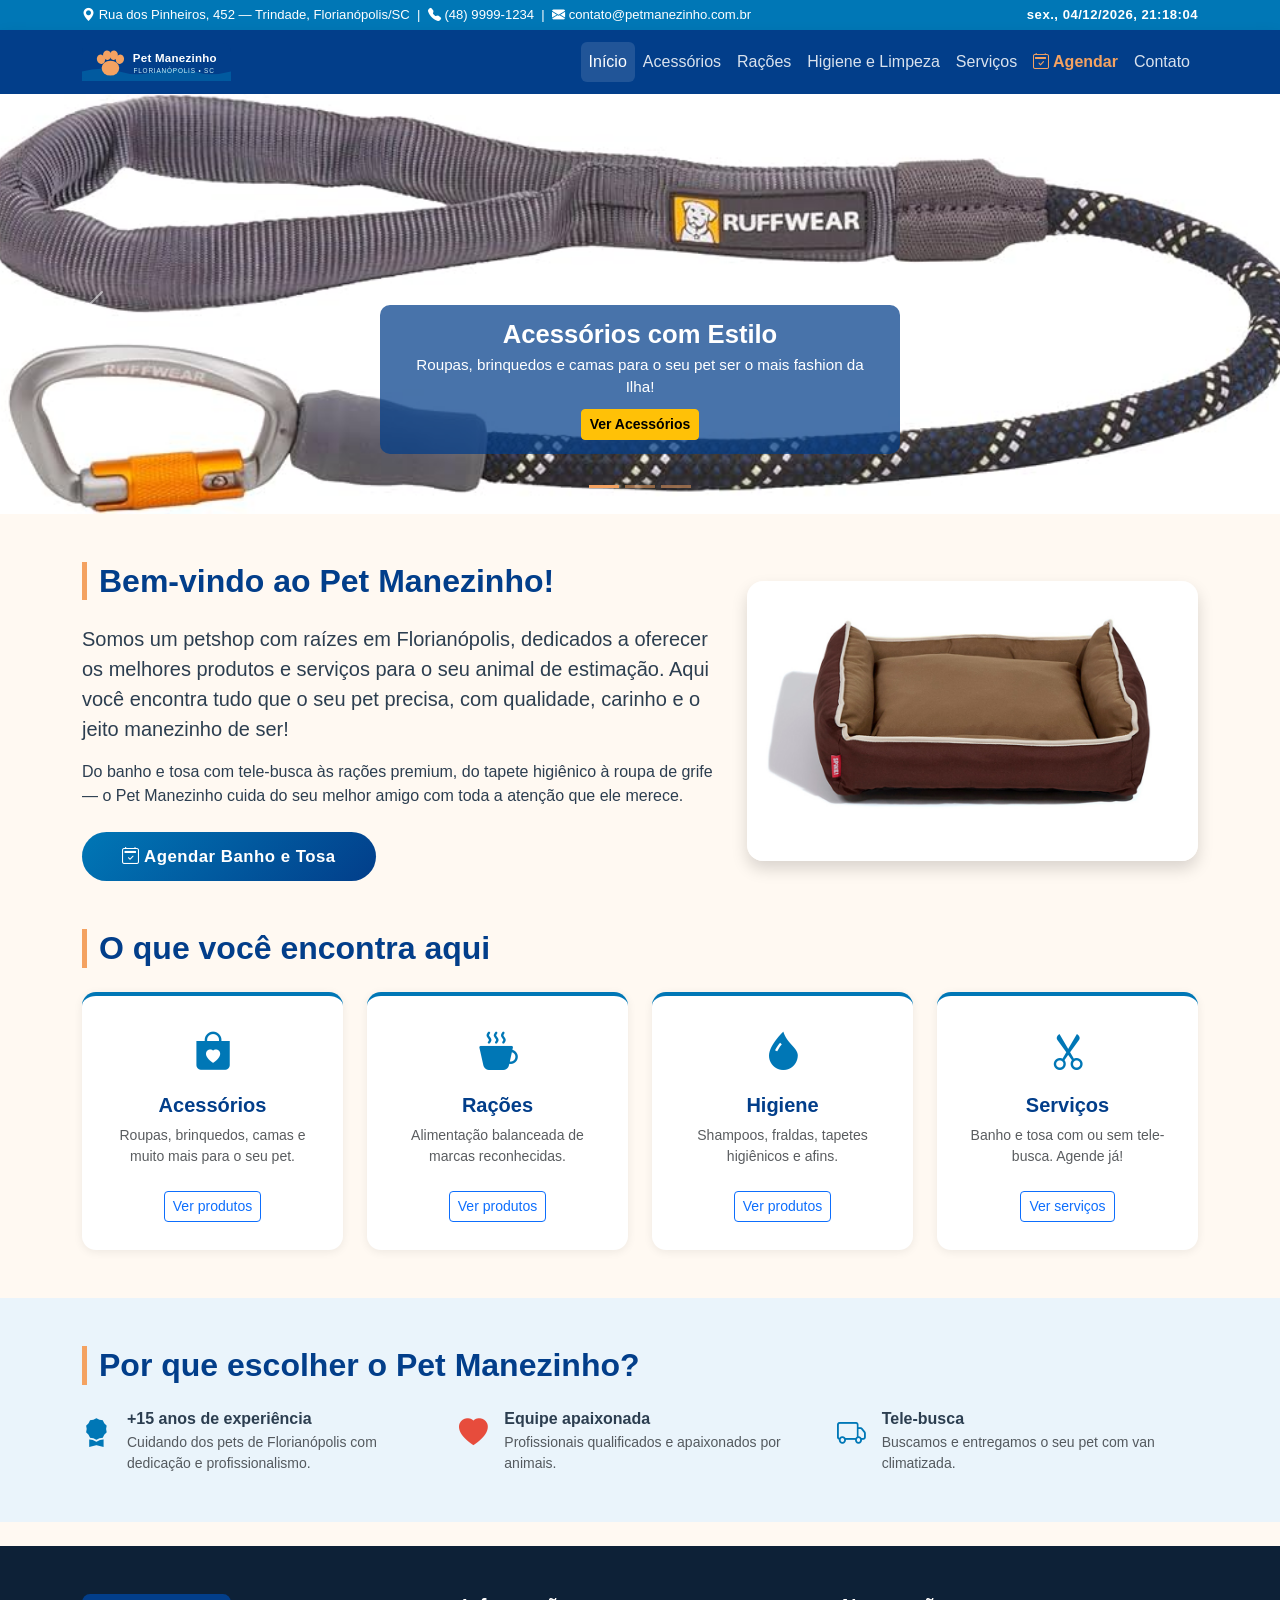
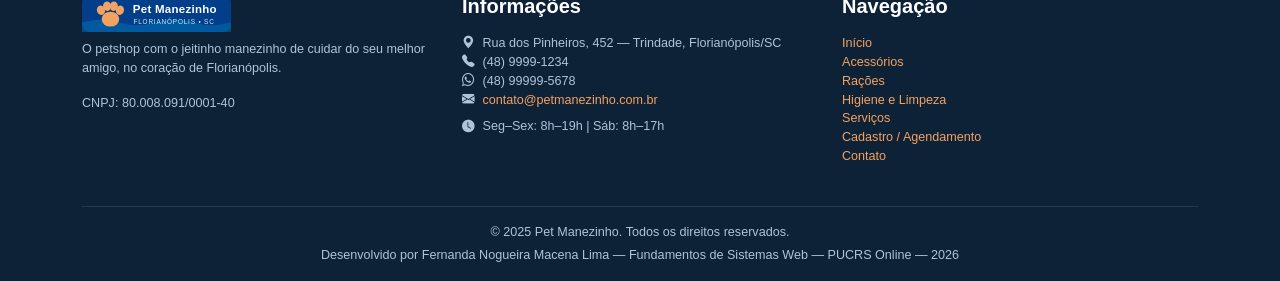
<file: index.html>
<!DOCTYPE html>
<html lang="pt-BR">
<head>
  <meta charset="UTF-8" />
  <meta name="viewport" content="width=device-width, initial-scale=1.0" />
  <title>Pet Manezinho — Início</title>
  <link href="https://cdn.jsdelivr.net/npm/bootstrap@5.3.3/dist/css/bootstrap.min.css" rel="stylesheet" />
  <link href="https://cdn.jsdelivr.net/npm/bootstrap-icons@1.11.3/font/bootstrap-icons.css" rel="stylesheet" />
  <link rel="stylesheet" href="style.css" />
</head>
<body>

<a href="#main-content" class="visually-hidden-focusable btn btn-sm btn-warning position-absolute top-0 start-0 m-1 z-3">
  Pular para o conteúdo principal
</a>

<!-- Barra de informações -->
<div class="header-info" role="banner">
  <div class="container d-flex justify-content-between align-items-center flex-wrap gap-1">
    <span>
      <i class="bi bi-geo-alt-fill" aria-hidden="true"></i>
      Rua dos Pinheiros, 452 — Trindade, Florianópolis/SC &nbsp;|&nbsp;
      <i class="bi bi-telephone-fill" aria-hidden="true"></i>
      (48) 9999-1234 &nbsp;|&nbsp;
      <i class="bi bi-envelope-fill" aria-hidden="true"></i>
      contato@petmanezinho.com.br
    </span>
    <span id="live-clock" aria-live="polite" aria-label="Horário atual"></span>
  </div>
</div>

<!-- Navbar -->
<nav class="navbar navbar-expand-lg navbar-petmanezinho shadow" aria-label="Navegação principal">
  <div class="container">
    <a class="navbar-brand" href="index.html" aria-label="Pet Manezinho — página inicial">
      <img src="logo.svg" alt="Logo Pet Manezinho — pet shop em Florianópolis" height="38" style="height:38px;width:auto;">
    </a>
    <button class="navbar-toggler" type="button" data-bs-toggle="collapse"
            data-bs-target="#navbarMain" aria-controls="navbarMain"
            aria-expanded="false" aria-label="Abrir menu de navegação">
      <span class="navbar-toggler-icon"></span>
    </button>
    <div class="collapse navbar-collapse" id="navbarMain">
      <ul class="navbar-nav ms-auto mb-2 mb-lg-0" role="menubar">
        <li class="nav-item" role="none"><a class="nav-link active" aria-current="page" href="index.html" role="menuitem">Início</a></li>
        <li class="nav-item" role="none"><a class="nav-link" href="acessorios.html" role="menuitem">Acessórios</a></li>
        <li class="nav-item" role="none"><a class="nav-link" href="racoes.html" role="menuitem">Rações</a></li>
        <li class="nav-item" role="none"><a class="nav-link" href="higiene.html" role="menuitem">Higiene e Limpeza</a></li>
        <li class="nav-item" role="none"><a class="nav-link" href="servicos.html" role="menuitem">Serviços</a></li>
        <li class="nav-item" role="none">
          <a class="nav-link fw-bold" href="cadastro.html" role="menuitem"
             style="color: #F4A261 !important;">
            <i class="bi bi-calendar2-check" aria-hidden="true"></i> Agendar
          </a>
        </li>
        <li class="nav-item" role="none"><a class="nav-link" href="contato.html" role="menuitem">Contato</a></li>
      </ul>
    </div>
  </div>
</nav>

<main id="main-content">

  <!-- Carrossel -->
  <section aria-label="Destaques do Pet Manezinho">
    <div id="carrosselPetManezinho" class="carousel slide" data-bs-ride="carousel" data-bs-interval="4000">

      <div class="carousel-indicators">
        <button type="button" data-bs-target="#carrosselPetManezinho" data-bs-slide-to="0"
                class="active" aria-current="true" aria-label="Slide 1 — Acessórios"></button>
        <button type="button" data-bs-target="#carrosselPetManezinho" data-bs-slide-to="1"
                aria-label="Slide 2 — Rações Premium"></button>
        <button type="button" data-bs-target="#carrosselPetManezinho" data-bs-slide-to="2"
                aria-label="Slide 3 — Banho e Tosa"></button>
      </div>

      <div class="carousel-inner">

        <div class="carousel-item active">
          <div class="carousel-slide"
               style="background-image: url('guia-cachorro.jpg')"
               role="img"
               aria-label="Guia para cachorro — acessórios no Pet Manezinho"></div>
          <div class="carousel-caption d-none d-sm-block">
            <div class="carousel-caption-box">
              <h2>Acessórios com Estilo</h2>
              <p>Roupas, brinquedos e camas para o seu pet ser o mais fashion da Ilha!</p>
              <a href="acessorios.html" class="btn btn-warning btn-sm fw-bold">Ver Acessórios</a>
            </div>
          </div>
        </div>

        <div class="carousel-item">
          <div class="carousel-slide"
               style="background-image: url('racao-pedigree.jpg')"
               role="img"
               aria-label="Ração Pedigree para cães — rações premium no Pet Manezinho"></div>
          <div class="carousel-caption d-none d-sm-block">
            <div class="carousel-caption-box">
              <h2>Rações de Qualidade</h2>
              <p>Alimentação balanceada para cães e gatos de todos os portes e idades.</p>
              <a href="racoes.html" class="btn btn-warning btn-sm fw-bold">Ver Rações</a>
            </div>
          </div>
        </div>

        <div class="carousel-item">
          <div class="carousel-slide"
               style="background-image: url('banho-dog.jpeg')"
               role="img"
               aria-label="Banho em cão — serviços de banho e tosa no Pet Manezinho"></div>
          <div class="carousel-caption d-none d-sm-block">
            <div class="carousel-caption-box">
              <h2>Banho, Tosa e Muito Mais</h2>
              <p>Serviço completo com tele-busca para a comodidade da sua família.</p>
              <a href="cadastro.html" class="btn btn-warning btn-sm fw-bold">Agendar Agora</a>
            </div>
          </div>
        </div>

      </div>

      <button class="carousel-control-prev" type="button"
              data-bs-target="#carrosselPetManezinho" data-bs-slide="prev"
              aria-label="Slide anterior">
        <span class="carousel-control-prev-icon" aria-hidden="true"></span>
      </button>
      <button class="carousel-control-next" type="button"
              data-bs-target="#carrosselPetManezinho" data-bs-slide="next"
              aria-label="Próximo slide">
        <span class="carousel-control-next-icon" aria-hidden="true"></span>
      </button>
    </div>
  </section>

  <!-- Boas-vindas -->
  <section class="container mt-5 mb-5" aria-labelledby="titulo-boas-vindas">
    <div class="row align-items-center g-4">
      <div class="col-lg-7">
        <h2 id="titulo-boas-vindas" class="section-title">Bem-vindo ao Pet Manezinho!</h2>
        <p class="lead">
          Somos um petshop com <strong>raízes em Florianópolis</strong>, dedicados a oferecer os melhores
          produtos e serviços para o seu animal de estimação. Aqui você encontra tudo que o seu pet precisa,
          com qualidade, carinho e o jeito manezinho de ser!
        </p>
        <p>
          Do banho e tosa com tele-busca às rações premium, do tapete higiênico à roupa de grife — o Pet
          Manezinho cuida do seu melhor amigo com toda a atenção que ele merece.
        </p>
        <a href="cadastro.html" class="btn btn-agendar mt-2">
          <i class="bi bi-calendar2-check" aria-hidden="true"></i> Agendar Banho e Tosa
        </a>
      </div>
      <div class="col-lg-5">
        <img src="cama-pet.jpg"
             class="img-fluid rounded-4 shadow"
             alt="Cama confortável para pets — Pet Manezinho Florianópolis"
             style="width:100%; object-fit:cover; max-height:280px;" />
      </div>
    </div>
  </section>

  <!-- O que você encontra aqui -->
  <section class="container mb-5" aria-labelledby="titulo-categorias">
    <h2 id="titulo-categorias" class="section-title">O que você encontra aqui</h2>
    <div class="row g-4">

      <div class="col-sm-6 col-lg-3">
        <article class="feature-card">
          <span class="feature-icon" aria-hidden="true"><i class="bi bi-bag-heart-fill"></i></span>
          <h5>Acessórios</h5>
          <p class="text-muted small">Roupas, brinquedos, camas e muito mais para o seu pet.</p>
          <a href="acessorios.html" class="btn btn-sm btn-outline-primary mt-2">Ver produtos</a>
        </article>
      </div>

      <div class="col-sm-6 col-lg-3">
        <article class="feature-card">
          <span class="feature-icon" aria-hidden="true"><i class="bi bi-cup-hot-fill"></i></span>
          <h5>Rações</h5>
          <p class="text-muted small">Alimentação balanceada de marcas reconhecidas.</p>
          <a href="racoes.html" class="btn btn-sm btn-outline-primary mt-2">Ver produtos</a>
        </article>
      </div>

      <div class="col-sm-6 col-lg-3">
        <article class="feature-card">
          <span class="feature-icon" aria-hidden="true"><i class="bi bi-droplet-fill"></i></span>
          <h5>Higiene</h5>
          <p class="text-muted small">Shampoos, fraldas, tapetes higiênicos e afins.</p>
          <a href="higiene.html" class="btn btn-sm btn-outline-primary mt-2">Ver produtos</a>
        </article>
      </div>

      <div class="col-sm-6 col-lg-3">
        <article class="feature-card">
          <span class="feature-icon" aria-hidden="true"><i class="bi bi-scissors"></i></span>
          <h5>Serviços</h5>
          <p class="text-muted small">Banho e tosa com ou sem tele-busca. Agende já!</p>
          <a href="servicos.html" class="btn btn-sm btn-outline-primary mt-2">Ver serviços</a>
        </article>
      </div>

    </div>
  </section>

  <!-- Por que escolher -->
  <section class="py-5 mb-2" style="background-color:#EAF4FB;" aria-labelledby="titulo-por-que">
    <div class="container">
      <h2 id="titulo-por-que" class="section-title">Por que escolher o Pet Manezinho?</h2>
      <div class="row g-3">
        <div class="col-md-4">
          <div class="d-flex align-items-start gap-3">
            <i class="bi bi-award-fill feature-icon mt-1" aria-hidden="true" style="font-size:1.8rem;"></i>
            <div>
              <h6 class="fw-bold mb-1">+15 anos de experiência</h6>
              <p class="text-muted small mb-0">Cuidando dos pets de Florianópolis com dedicação e profissionalismo.</p>
            </div>
          </div>
        </div>
        <div class="col-md-4">
          <div class="d-flex align-items-start gap-3">
            <i class="bi bi-heart-fill feature-icon mt-1" aria-hidden="true" style="font-size:1.8rem;color:#e74c3c;"></i>
            <div>
              <h6 class="fw-bold mb-1">Equipe apaixonada</h6>
              <p class="text-muted small mb-0">Profissionais qualificados e apaixonados por animais.</p>
            </div>
          </div>
        </div>
        <div class="col-md-4">
          <div class="d-flex align-items-start gap-3">
            <i class="bi bi-truck feature-icon mt-1" aria-hidden="true" style="font-size:1.8rem;"></i>
            <div>
              <h6 class="fw-bold mb-1">Tele-busca</h6>
              <p class="text-muted small mb-0">Buscamos e entregamos o seu pet com van climatizada.</p>
            </div>
          </div>
        </div>
      </div>
    </div>
  </section>

</main>

<!-- Rodapé -->
<footer class="site-footer pt-5 pb-3 mt-4" role="contentinfo">
  <div class="container">
    <div class="row g-4 mb-4">

      <div class="col-md-4">
        <p class="footer-logo mb-2"><img src="logo.svg" alt="Logo Pet Manezinho — pet shop em Florianópolis" height="38" style="height:38px;width:auto;"></p>
        <p class="small">O petshop com o jeitinho manezinho de cuidar do seu melhor amigo, no coração de Florianópolis.</p>
        <p class="small">CNPJ: 80.008.091/0001-40</p>
      </div>

      <div class="col-md-4">
        <h5>Informações</h5>
        <ul class="list-unstyled small">
          <li><i class="bi bi-geo-alt-fill me-1" aria-hidden="true"></i> Rua dos Pinheiros, 452 — Trindade, Florianópolis/SC</li>
          <li><i class="bi bi-telephone-fill me-1" aria-hidden="true"></i> (48) 9999-1234</li>
          <li><i class="bi bi-whatsapp me-1" aria-hidden="true"></i> (48) 99999-5678</li>
          <li><i class="bi bi-envelope-fill me-1" aria-hidden="true"></i>
            <a href="mailto:contato@petmanezinho.com.br">contato@petmanezinho.com.br</a>
          </li>
          <li class="mt-2"><i class="bi bi-clock-fill me-1" aria-hidden="true"></i> Seg–Sex: 8h–19h | Sáb: 8h–17h</li>
        </ul>
      </div>

      <div class="col-md-4">
        <h5>Navegação</h5>
        <nav aria-label="Links do rodapé">
          <ul class="list-unstyled small">
            <li><a href="index.html">Início</a></li>
            <li><a href="acessorios.html">Acessórios</a></li>
            <li><a href="racoes.html">Rações</a></li>
            <li><a href="higiene.html">Higiene e Limpeza</a></li>
            <li><a href="servicos.html">Serviços</a></li>
            <li><a href="cadastro.html">Cadastro / Agendamento</a></li>
            <li><a href="contato.html">Contato</a></li>
          </ul>
        </nav>
      </div>

    </div>
    <div class="border-top pt-3 text-center small">
      <p class="mb-1">&copy; 2025 Pet Manezinho. Todos os direitos reservados.</p>
      <p class="mb-0">Desenvolvido por Fernanda Nogueira Macena Lima — Fundamentos de Sistemas Web — PUCRS Online — 2026</p>
    </div>
  </div>
</footer>

<script src="https://cdn.jsdelivr.net/npm/bootstrap@5.3.3/dist/js/bootstrap.bundle.min.js"></script>
<script src="script.js"></script>
</body>
</html>
</file>
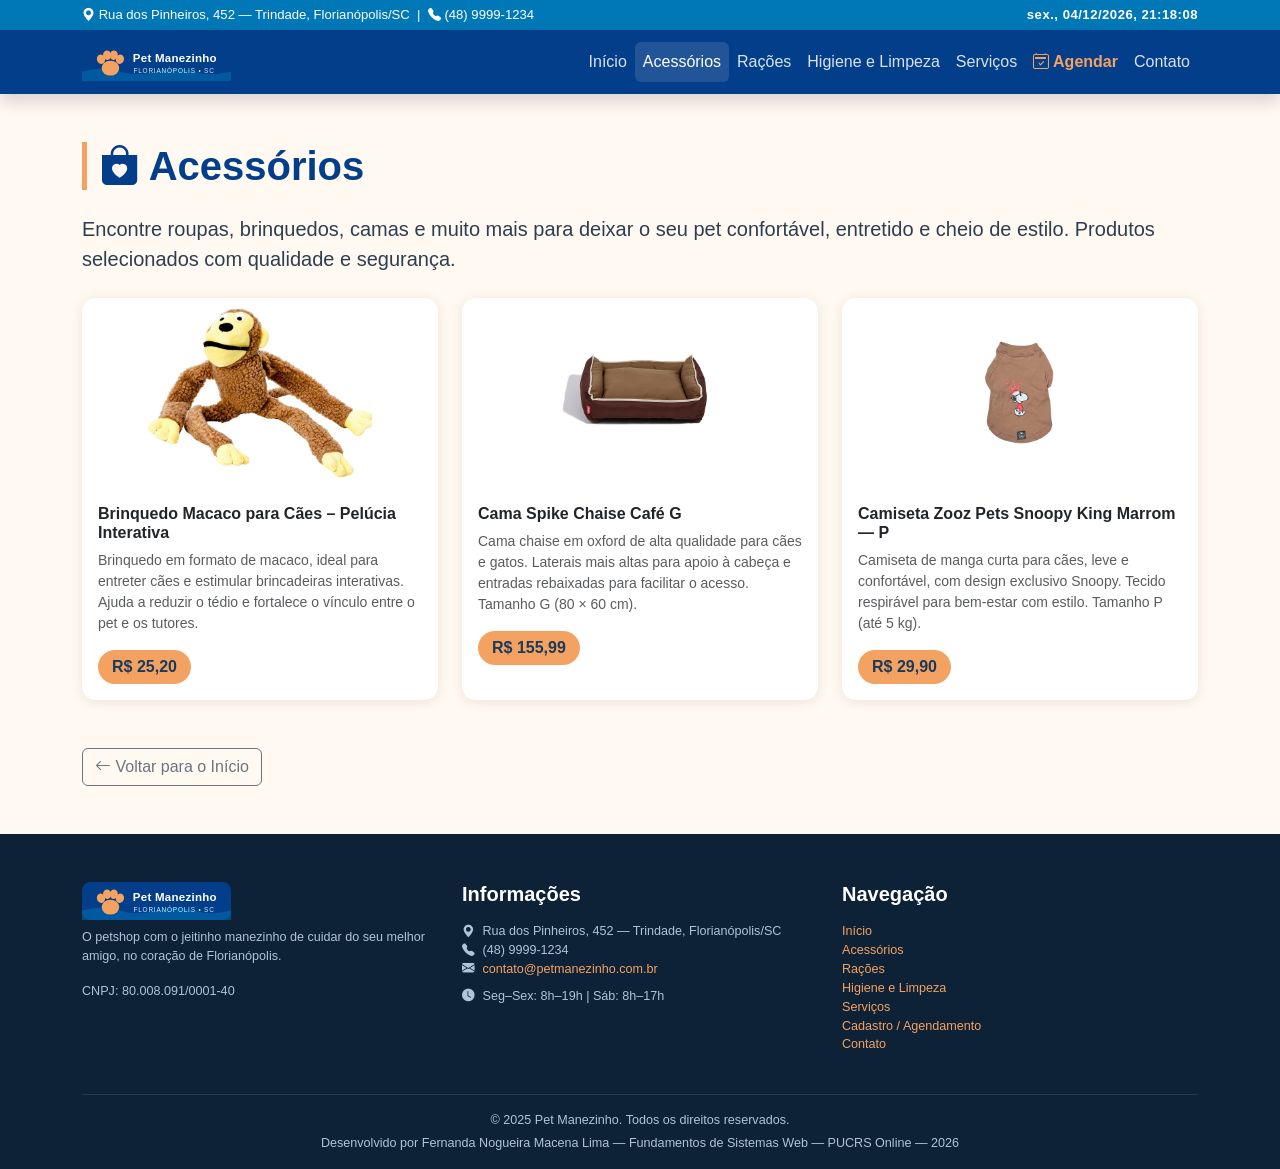
<file: acessorios.html>
<!DOCTYPE html>
<html lang="pt-BR">
<head>
  <meta charset="UTF-8" />
  <meta name="viewport" content="width=device-width, initial-scale=1.0" />
  <title>Pet Manezinho — Acessórios</title>
  <link href="https://cdn.jsdelivr.net/npm/bootstrap@5.3.3/dist/css/bootstrap.min.css" rel="stylesheet" />
  <link href="https://cdn.jsdelivr.net/npm/bootstrap-icons@1.11.3/font/bootstrap-icons.css" rel="stylesheet" />
  <link rel="stylesheet" href="style.css" />
</head>
<body>

<a href="#main-content" class="visually-hidden-focusable btn btn-sm btn-warning position-absolute top-0 start-0 m-1 z-3">
  Pular para o conteúdo principal
</a>

<!-- Barra de informações -->
<div class="header-info" role="banner">
  <div class="container d-flex justify-content-between align-items-center flex-wrap gap-1">
    <span>
      <i class="bi bi-geo-alt-fill" aria-hidden="true"></i>
      Rua dos Pinheiros, 452 — Trindade, Florianópolis/SC &nbsp;|&nbsp;
      <i class="bi bi-telephone-fill" aria-hidden="true"></i>
      (48) 9999-1234
    </span>
    <span id="live-clock" aria-live="polite" aria-label="Horário atual"></span>
  </div>
</div>

<!-- Navbar -->
<nav class="navbar navbar-expand-lg navbar-petmanezinho shadow" aria-label="Navegação principal">
  <div class="container">
    <a class="navbar-brand" href="index.html" aria-label="Pet Manezinho — página inicial"><img src="logo.svg" alt="Logo Pet Manezinho — pet shop em Florianópolis" height="38" style="height:38px;width:auto;"></a>
    <button class="navbar-toggler" type="button" data-bs-toggle="collapse"
            data-bs-target="#navbarMain" aria-controls="navbarMain"
            aria-expanded="false" aria-label="Abrir menu de navegação">
      <span class="navbar-toggler-icon"></span>
    </button>
    <div class="collapse navbar-collapse" id="navbarMain">
      <ul class="navbar-nav ms-auto mb-2 mb-lg-0" role="menubar">
        <li class="nav-item" role="none"><a class="nav-link" href="index.html" role="menuitem">Início</a></li>
        <li class="nav-item" role="none"><a class="nav-link active" aria-current="page" href="acessorios.html" role="menuitem">Acessórios</a></li>
        <li class="nav-item" role="none"><a class="nav-link" href="racoes.html" role="menuitem">Rações</a></li>
        <li class="nav-item" role="none"><a class="nav-link" href="higiene.html" role="menuitem">Higiene e Limpeza</a></li>
        <li class="nav-item" role="none"><a class="nav-link" href="servicos.html" role="menuitem">Serviços</a></li>
        <li class="nav-item" role="none">
          <a class="nav-link fw-bold" href="cadastro.html" role="menuitem"
             style="color: #F4A261 !important;">
            <i class="bi bi-calendar2-check" aria-hidden="true"></i> Agendar
          </a>
        </li>
        <li class="nav-item" role="none"><a class="nav-link" href="contato.html" role="menuitem">Contato</a></li>
      </ul>
    </div>
  </div>
</nav>

<main id="main-content">

  <div class="container my-5">

    <h1 class="section-title">
      <i class="bi bi-bag-heart-fill" aria-hidden="true"></i> Acessórios
    </h1>
    <p class="lead mb-4">
      Encontre roupas, brinquedos, camas e muito mais para deixar o seu pet confortável,
      entretido e cheio de estilo. Produtos selecionados com qualidade e segurança.
    </p>

    <div class="row g-4" role="list" aria-label="Lista de produtos — Acessórios">

      <div class="col-sm-6 col-lg-4" role="listitem">
        <article class="card card-produto">
          <img src="pelucia-macaco.jpg"
               class="card-img-top"
               alt="Brinquedo pelúcia em formato de macaco para cães — Pet Manezinho" />
          <div class="card-body">
            <h2 class="card-title h6 fw-bold">Brinquedo Macaco para Cães – Pelúcia Interativa</h2>
            <p class="card-text text-muted small">
              Brinquedo em formato de macaco, ideal para entreter cães e estimular brincadeiras
              interativas. Ajuda a reduzir o tédio e fortalece o vínculo entre o pet e os tutores.
            </p>
            <div class="mt-3">
              <span class="badge-preco" aria-label="Preço: R$ 25,20">R$ 25,20</span>
            </div>
          </div>
        </article>
      </div>

      <div class="col-sm-6 col-lg-4" role="listitem">
        <article class="card card-produto">
          <img src="cama-pet.jpg"
               class="card-img-top"
               alt="Cama chaise Spike Café tamanho G para cães e gatos — Pet Manezinho" />
          <div class="card-body">
            <h2 class="card-title h6 fw-bold">Cama Spike Chaise Café G</h2>
            <p class="card-text text-muted small">
              Cama chaise em oxford de alta qualidade para cães e gatos. Laterais mais altas
              para apoio à cabeça e entradas rebaixadas para facilitar o acesso.
              Tamanho G (80 × 60 cm).
            </p>
            <div class="mt-3">
              <span class="badge-preco" aria-label="Preço: R$ 155,99">R$ 155,99</span>
            </div>
          </div>
        </article>
      </div>

      <div class="col-sm-6 col-lg-4" role="listitem">
        <article class="card card-produto">
          <img src="roupa-snoopy.jpg"
               class="card-img-top"
               alt="Camiseta Zooz Pets Snoopy King Marrom para cães tamanho P — Pet Manezinho" />
          <div class="card-body">
            <h2 class="card-title h6 fw-bold">Camiseta Zooz Pets Snoopy King Marrom — P</h2>
            <p class="card-text text-muted small">
              Camiseta de manga curta para cães, leve e confortável, com design exclusivo Snoopy.
              Tecido respirável para bem-estar com estilo. Tamanho P (até 5 kg).
            </p>
            <div class="mt-3">
              <span class="badge-preco" aria-label="Preço: R$ 29,90">R$ 29,90</span>
            </div>
          </div>
        </article>
      </div>

    </div>

    <div class="mt-5">
      <a href="index.html" class="btn btn-outline-secondary">
        <i class="bi bi-arrow-left" aria-hidden="true"></i> Voltar para o Início
      </a>
    </div>

  </div>
</main>

<!-- Rodapé -->
<footer class="site-footer pt-5 pb-3 mt-4" role="contentinfo">
  <div class="container">
    <div class="row g-4 mb-4">
      <div class="col-md-4">
        <p class="footer-logo mb-2"><img src="logo.svg" alt="Logo Pet Manezinho — pet shop em Florianópolis" height="38" style="height:38px;width:auto;"></p>
        <p class="small">O petshop com o jeitinho manezinho de cuidar do seu melhor amigo, no coração de Florianópolis.</p>
        <p class="small">CNPJ: 80.008.091/0001-40</p>
      </div>
      <div class="col-md-4">
        <h5>Informações</h5>
        <ul class="list-unstyled small">
          <li><i class="bi bi-geo-alt-fill me-1" aria-hidden="true"></i> Rua dos Pinheiros, 452 — Trindade, Florianópolis/SC</li>
          <li><i class="bi bi-telephone-fill me-1" aria-hidden="true"></i> (48) 9999-1234</li>
          <li><i class="bi bi-envelope-fill me-1" aria-hidden="true"></i>
            <a href="mailto:contato@petmanezinho.com.br">contato@petmanezinho.com.br</a>
          </li>
          <li class="mt-2"><i class="bi bi-clock-fill me-1" aria-hidden="true"></i> Seg–Sex: 8h–19h | Sáb: 8h–17h</li>
        </ul>
      </div>
      <div class="col-md-4">
        <h5>Navegação</h5>
        <nav aria-label="Links do rodapé">
          <ul class="list-unstyled small">
            <li><a href="index.html">Início</a></li>
            <li><a href="acessorios.html">Acessórios</a></li>
            <li><a href="racoes.html">Rações</a></li>
            <li><a href="higiene.html">Higiene e Limpeza</a></li>
            <li><a href="servicos.html">Serviços</a></li>
            <li><a href="cadastro.html">Cadastro / Agendamento</a></li>
            <li><a href="contato.html">Contato</a></li>
          </ul>
        </nav>
      </div>
    </div>
    <div class="border-top pt-3 text-center small">
      <p class="mb-1">&copy; 2025 Pet Manezinho. Todos os direitos reservados.</p>
      <p class="mb-0">Desenvolvido por Fernanda Nogueira Macena Lima — Fundamentos de Sistemas Web — PUCRS Online — 2026</p>
    </div>
  </div>
</footer>

<script src="https://cdn.jsdelivr.net/npm/bootstrap@5.3.3/dist/js/bootstrap.bundle.min.js"></script>
<script src="script.js"></script>
</body>
</html>
</file>
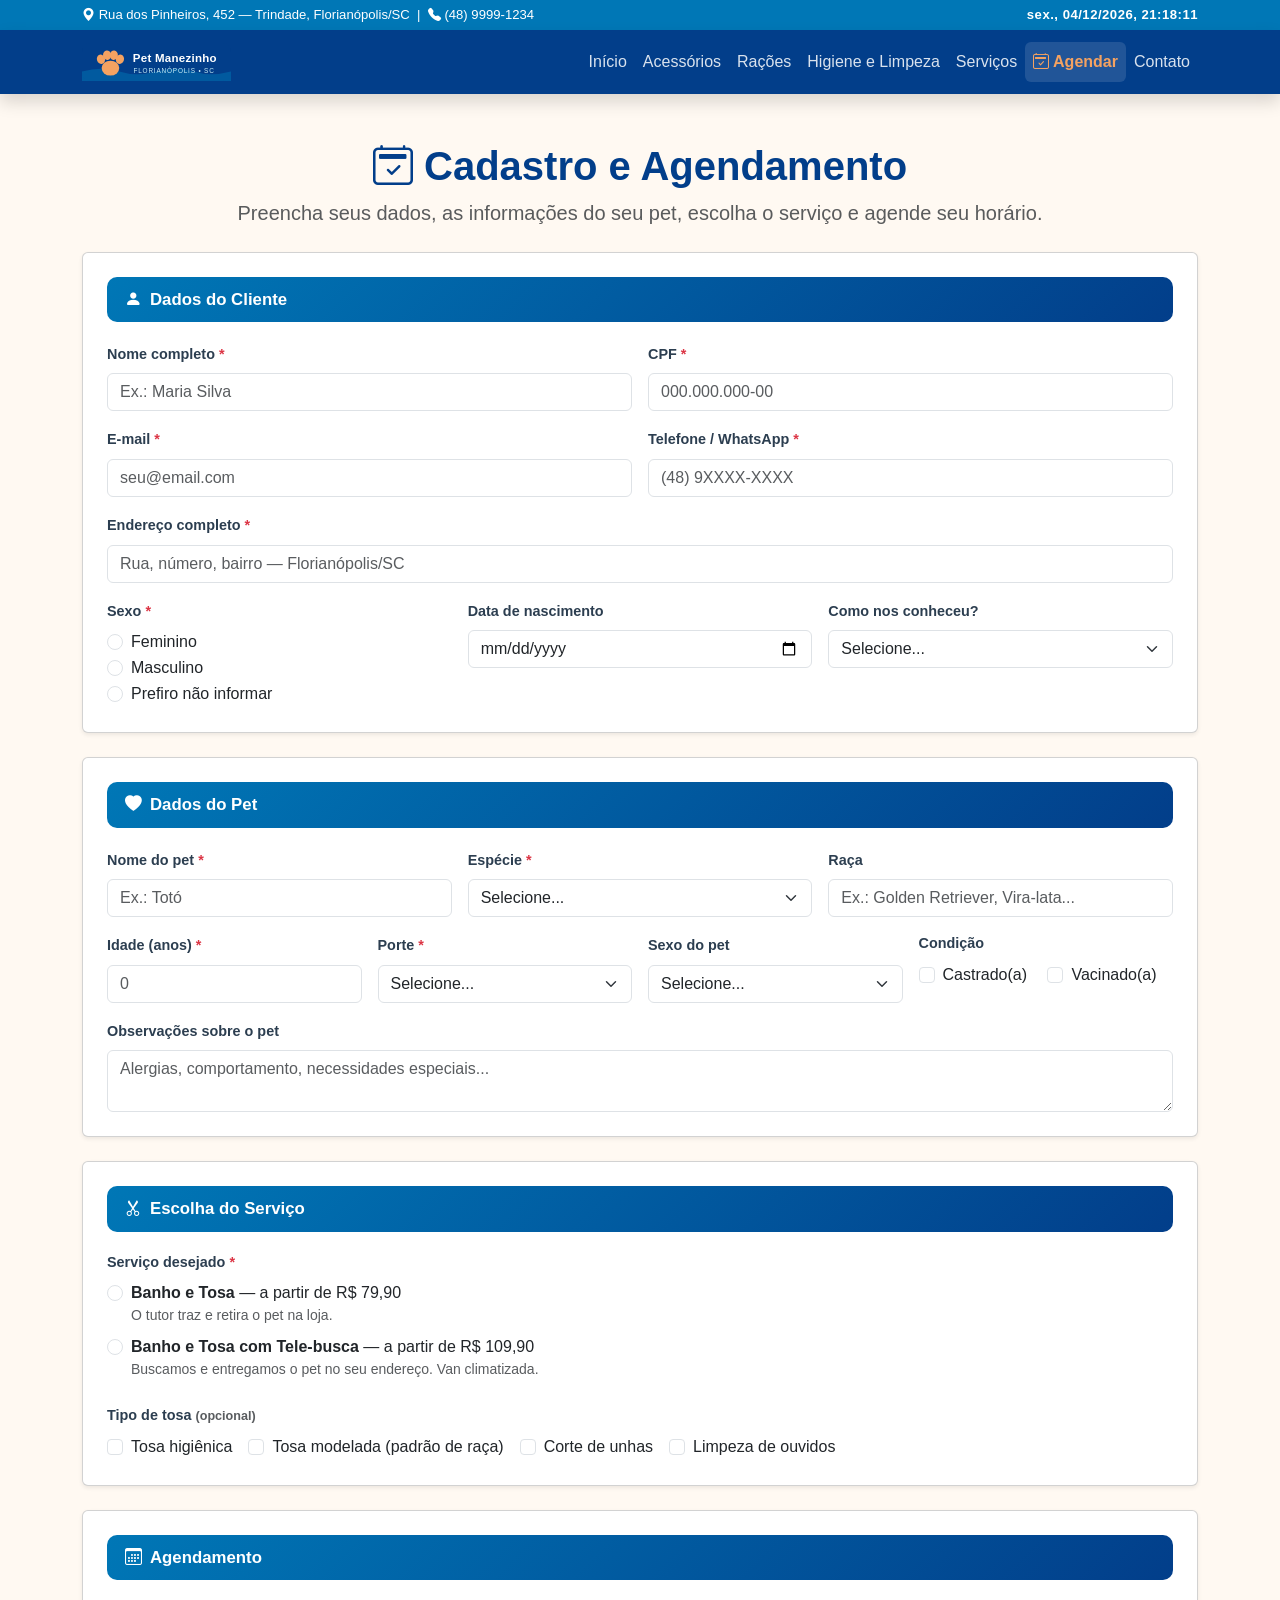
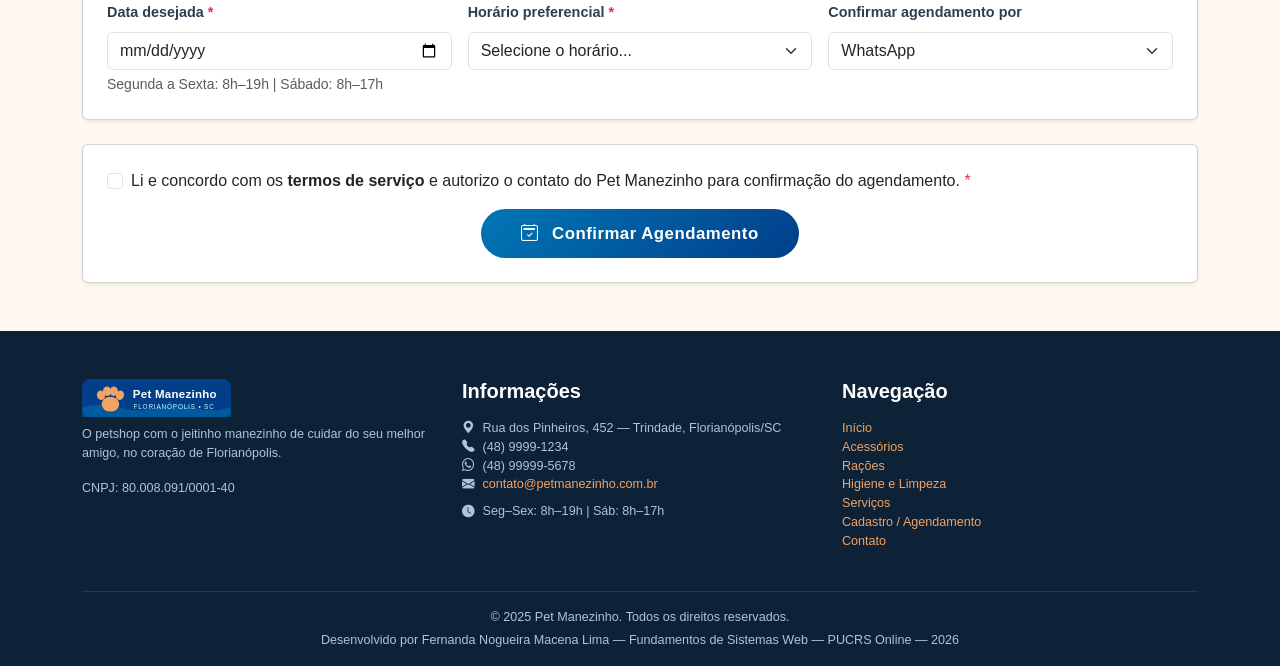
<file: cadastro.html>
<!DOCTYPE html>
<html lang="pt-BR">
<head>
  <meta charset="UTF-8" />
  <meta name="viewport" content="width=device-width, initial-scale=1.0" />
  <title>Pet Manezinho — Cadastro e Agendamento</title>
  <link href="https://cdn.jsdelivr.net/npm/bootstrap@5.3.3/dist/css/bootstrap.min.css" rel="stylesheet" />
  <link href="https://cdn.jsdelivr.net/npm/bootstrap-icons@1.11.3/font/bootstrap-icons.css" rel="stylesheet" />
  <link rel="stylesheet" href="style.css" />
</head>
<body>

<a href="#main-content" class="visually-hidden-focusable btn btn-sm btn-warning position-absolute top-0 start-0 m-1 z-3">
  Pular para o conteúdo principal
</a>

<!-- Barra de informações -->
<div class="header-info" role="banner">
  <div class="container d-flex justify-content-between align-items-center flex-wrap gap-1">
    <span>
      <i class="bi bi-geo-alt-fill" aria-hidden="true"></i>
      Rua dos Pinheiros, 452 — Trindade, Florianópolis/SC &nbsp;|&nbsp;
      <i class="bi bi-telephone-fill" aria-hidden="true"></i>
      (48) 9999-1234
    </span>
    <span id="live-clock" aria-live="polite" aria-label="Horário atual"></span>
  </div>
</div>

<!-- Navbar -->
<nav class="navbar navbar-expand-lg navbar-petmanezinho shadow" aria-label="Navegação principal">
  <div class="container">
    <a class="navbar-brand" href="index.html" aria-label="Pet Manezinho — página inicial">
      <img src="logo.svg" alt="Logo Pet Manezinho — pet shop em Florianópolis" height="38" style="height:38px;width:auto;">
    </a>
    <button class="navbar-toggler" type="button" data-bs-toggle="collapse"
            data-bs-target="#navbarMain" aria-controls="navbarMain"
            aria-expanded="false" aria-label="Abrir menu de navegação">
      <span class="navbar-toggler-icon"></span>
    </button>
    <div class="collapse navbar-collapse" id="navbarMain">
      <ul class="navbar-nav ms-auto mb-2 mb-lg-0" role="menubar">
        <li class="nav-item" role="none"><a class="nav-link" href="index.html" role="menuitem">Início</a></li>
        <li class="nav-item" role="none"><a class="nav-link" href="acessorios.html" role="menuitem">Acessórios</a></li>
        <li class="nav-item" role="none"><a class="nav-link" href="racoes.html" role="menuitem">Rações</a></li>
        <li class="nav-item" role="none"><a class="nav-link" href="higiene.html" role="menuitem">Higiene e Limpeza</a></li>
        <li class="nav-item" role="none"><a class="nav-link" href="servicos.html" role="menuitem">Serviços</a></li>
        <li class="nav-item" role="none">
          <a class="nav-link active fw-bold" aria-current="page" href="cadastro.html" role="menuitem"
             style="color: #F4A261 !important;">
            <i class="bi bi-calendar2-check" aria-hidden="true"></i> Agendar
          </a>
        </li>
        <li class="nav-item" role="none"><a class="nav-link" href="contato.html" role="menuitem">Contato</a></li>
      </ul>
    </div>
  </div>
</nav>

<main id="main-content">

  <div class="container my-5">

    <div class="text-center mb-4">
      <h1 class="fw-bold" style="color:var(--pm-primary-dark);">
        <i class="bi bi-calendar2-check" aria-hidden="true"></i> Cadastro e Agendamento
      </h1>
      <p class="lead text-muted">
        Preencha seus dados, as informações do seu pet, escolha o serviço e agende seu horário.
      </p>
    </div>

    <!-- Alerta de sucesso (oculto até o envio) -->
    <div id="alerta-sucesso" class="alert alert-success d-none text-center" role="alert" aria-live="assertive">
      <i class="bi bi-check-circle-fill me-2" aria-hidden="true"></i>
      <strong>Agendamento realizado com sucesso!</strong>
      Em breve entraremos em contato para confirmar o horário.
    </div>

    <form id="form-cadastro" novalidate aria-label="Formulário de cadastro e agendamento">

      <!-- Seção 1 — Dados do Cliente -->
      <div class="card mb-4 shadow-sm">
        <div class="card-body p-4">
          <div class="form-section-header">
            <i class="bi bi-person-fill" aria-hidden="true"></i>
            Dados do Cliente
          </div>

          <div class="row g-3">

            <div class="col-md-6">
              <label for="nome" class="form-label">Nome completo <span class="text-danger" aria-label="campo obrigatório">*</span></label>
              <input type="text" class="form-control" id="nome" name="nome"
                     placeholder="Ex.: Maria Silva" required
                     aria-required="true" autocomplete="name" />
              <div class="invalid-feedback">Por favor, informe seu nome completo.</div>
            </div>

            <div class="col-md-6">
              <label for="cpf" class="form-label">CPF <span class="text-danger" aria-label="campo obrigatório">*</span></label>
              <input type="text" class="form-control" id="cpf" name="cpf"
                     placeholder="000.000.000-00" required maxlength="14"
                     aria-required="true" autocomplete="off"
                     pattern="\d{3}\.\d{3}\.\d{3}-\d{2}" />
              <div class="invalid-feedback">Informe um CPF válido (formato 000.000.000-00).</div>
            </div>

            <div class="col-md-6">
              <label for="email" class="form-label">E-mail <span class="text-danger" aria-label="campo obrigatório">*</span></label>
              <input type="email" class="form-control" id="email" name="email"
                     placeholder="seu@email.com" required
                     aria-required="true" autocomplete="email" />
              <div class="invalid-feedback">Informe um endereço de e-mail válido.</div>
            </div>

            <div class="col-md-6">
              <label for="telefone" class="form-label">Telefone / WhatsApp <span class="text-danger" aria-label="campo obrigatório">*</span></label>
              <input type="tel" class="form-control" id="telefone" name="telefone"
                     placeholder="(48) 9XXXX-XXXX" required
                     aria-required="true" autocomplete="tel" />
              <div class="invalid-feedback">Informe seu número de telefone.</div>
            </div>

            <div class="col-12">
              <label for="endereco" class="form-label">Endereço completo <span class="text-danger" aria-label="campo obrigatório">*</span></label>
              <input type="text" class="form-control" id="endereco" name="endereco"
                     placeholder="Rua, número, bairro — Florianópolis/SC" required
                     aria-required="true" autocomplete="street-address" />
              <div class="invalid-feedback">Informe seu endereço.</div>
            </div>

            <div class="col-md-4">
              <label id="label-sexo" class="form-label">Sexo <span class="text-danger" aria-label="campo obrigatório">*</span></label>
              <div role="group" aria-labelledby="label-sexo">
                <div class="form-check">
                  <input class="form-check-input" type="radio" name="sexo" id="sexo-feminino" value="feminino" required />
                  <label class="form-check-label" for="sexo-feminino">Feminino</label>
                </div>
                <div class="form-check">
                  <input class="form-check-input" type="radio" name="sexo" id="sexo-masculino" value="masculino" />
                  <label class="form-check-label" for="sexo-masculino">Masculino</label>
                </div>
                <div class="form-check">
                  <input class="form-check-input" type="radio" name="sexo" id="sexo-outro" value="outro" />
                  <label class="form-check-label" for="sexo-outro">Prefiro não informar</label>
                </div>
                <div class="invalid-feedback">Selecione uma opção.</div>
              </div>
            </div>

            <div class="col-md-4">
              <label for="data-nascimento" class="form-label">Data de nascimento</label>
              <input type="date" class="form-control" id="data-nascimento" name="data_nascimento"
                     autocomplete="bday" />
            </div>

            <div class="col-md-4">
              <label for="como-conheceu" class="form-label">Como nos conheceu?</label>
              <select class="form-select" id="como-conheceu" name="como_conheceu" aria-label="Como conheceu o Pet Manezinho">
                <option value="" selected disabled>Selecione...</option>
                <option value="indicacao">Indicação de amigos/família</option>
                <option value="google">Google / Pesquisa na internet</option>
                <option value="instagram">Instagram</option>
                <option value="facebook">Facebook</option>
                <option value="passando">Passando pela loja</option>
                <option value="outro">Outro</option>
              </select>
            </div>

          </div>
        </div>
      </div>

      <!-- Seção 2 — Dados do Pet -->
      <div class="card mb-4 shadow-sm">
        <div class="card-body p-4">
          <div class="form-section-header">
            <i class="bi bi-heart-fill" aria-hidden="true"></i>
            Dados do Pet
          </div>

          <div class="row g-3">

            <div class="col-md-4">
              <label for="pet-nome" class="form-label">Nome do pet <span class="text-danger" aria-label="campo obrigatório">*</span></label>
              <input type="text" class="form-control" id="pet-nome" name="pet_nome"
                     placeholder="Ex.: Totó" required
                     aria-required="true" />
              <div class="invalid-feedback">Informe o nome do seu pet.</div>
            </div>

            <div class="col-md-4">
              <label for="pet-especie" class="form-label">Espécie <span class="text-danger" aria-label="campo obrigatório">*</span></label>
              <select class="form-select" id="pet-especie" name="pet_especie" required
                      aria-required="true" aria-label="Espécie do pet">
                <option value="" selected disabled>Selecione...</option>
                <option value="cao">Cão</option>
                <option value="gato">Gato</option>
                <option value="outro">Outro</option>
              </select>
              <div class="invalid-feedback">Selecione a espécie do pet.</div>
            </div>

            <div class="col-md-4">
              <label for="pet-raca" class="form-label">Raça</label>
              <input type="text" class="form-control" id="pet-raca" name="pet_raca"
                     placeholder="Ex.: Golden Retriever, Vira-lata..." />
            </div>

            <div class="col-md-3">
              <label for="pet-idade" class="form-label">Idade (anos) <span class="text-danger" aria-label="campo obrigatório">*</span></label>
              <input type="number" class="form-control" id="pet-idade" name="pet_idade"
                     placeholder="0" min="0" max="30" required
                     aria-required="true" />
              <div class="invalid-feedback">Informe a idade do pet (0–30 anos).</div>
            </div>

            <div class="col-md-3">
              <label for="pet-porte" class="form-label">Porte <span class="text-danger" aria-label="campo obrigatório">*</span></label>
              <select class="form-select" id="pet-porte" name="pet_porte" required
                      aria-required="true" aria-label="Porte do pet">
                <option value="" selected disabled>Selecione...</option>
                <option value="mini">Mini (até 4 kg)</option>
                <option value="pequeno">Pequeno (4–10 kg)</option>
                <option value="medio">Médio (10–25 kg)</option>
                <option value="grande">Grande (25–45 kg)</option>
                <option value="gigante">Gigante (acima de 45 kg)</option>
              </select>
              <div class="invalid-feedback">Selecione o porte do pet.</div>
            </div>

            <div class="col-md-3">
              <label for="pet-sexo" class="form-label">Sexo do pet</label>
              <select class="form-select" id="pet-sexo" name="pet_sexo" aria-label="Sexo do pet">
                <option value="" selected disabled>Selecione...</option>
                <option value="macho">Macho</option>
                <option value="femea">Fêmea</option>
              </select>
            </div>

            <div class="col-md-3">
              <label class="form-label d-block">Condição</label>
              <div class="form-check form-check-inline">
                <input class="form-check-input" type="checkbox" id="pet-castrado" name="pet_castrado" value="sim" />
                <label class="form-check-label" for="pet-castrado">Castrado(a)</label>
              </div>
              <div class="form-check form-check-inline">
                <input class="form-check-input" type="checkbox" id="pet-vacinado" name="pet_vacinado" value="sim" />
                <label class="form-check-label" for="pet-vacinado">Vacinado(a)</label>
              </div>
            </div>

            <div class="col-12">
              <label for="pet-observacoes" class="form-label">Observações sobre o pet</label>
              <textarea class="form-control" id="pet-observacoes" name="pet_observacoes"
                        rows="2" placeholder="Alergias, comportamento, necessidades especiais..."></textarea>
            </div>

          </div>
        </div>
      </div>

      <!-- Seção 3 — Escolha do Serviço -->
      <div class="card mb-4 shadow-sm">
        <div class="card-body p-4">
          <div class="form-section-header">
            <i class="bi bi-scissors" aria-hidden="true"></i>
            Escolha do Serviço
          </div>

          <div class="row g-3">

            <div class="col-12">
              <label id="label-servico" class="form-label d-block">Serviço desejado <span class="text-danger" aria-label="campo obrigatório">*</span></label>
              <div role="group" aria-labelledby="label-servico">

                <div class="form-check mb-2">
                  <input class="form-check-input" type="radio" name="servico" id="servico-banho" value="banho_tosa" required />
                  <label class="form-check-label" for="servico-banho">
                    <strong>Banho e Tosa</strong> — a partir de R$ 79,90
                    <span class="text-muted small d-block">O tutor traz e retira o pet na loja.</span>
                  </label>
                </div>

                <div class="form-check mb-2">
                  <input class="form-check-input" type="radio" name="servico" id="servico-telebusca" value="banho_tosa_telebusca" />
                  <label class="form-check-label" for="servico-telebusca">
                    <strong>Banho e Tosa com Tele-busca</strong> — a partir de R$ 109,90
                    <span class="text-muted small d-block">Buscamos e entregamos o pet no seu endereço. Van climatizada.</span>
                  </label>
                </div>

                <div class="invalid-feedback">Selecione um serviço.</div>
              </div>
            </div>

            <div class="col-12">
              <label class="form-label d-block">Tipo de tosa <small class="text-muted">(opcional)</small></label>
              <div class="d-flex flex-wrap gap-3">
                <div class="form-check">
                  <input class="form-check-input" type="checkbox" id="tosa-higienica" name="tosa_higienica" value="sim" />
                  <label class="form-check-label" for="tosa-higienica">Tosa higiênica</label>
                </div>
                <div class="form-check">
                  <input class="form-check-input" type="checkbox" id="tosa-modelada" name="tosa_modelada" value="sim" />
                  <label class="form-check-label" for="tosa-modelada">Tosa modelada (padrão de raça)</label>
                </div>
                <div class="form-check">
                  <input class="form-check-input" type="checkbox" id="tosa-unhas" name="tosa_unhas" value="sim" />
                  <label class="form-check-label" for="tosa-unhas">Corte de unhas</label>
                </div>
                <div class="form-check">
                  <input class="form-check-input" type="checkbox" id="tosa-ouvidos" name="tosa_ouvidos" value="sim" />
                  <label class="form-check-label" for="tosa-ouvidos">Limpeza de ouvidos</label>
                </div>
              </div>
            </div>

          </div>
        </div>
      </div>

      <!-- Seção 4 — Agendamento -->
      <div class="card mb-4 shadow-sm">
        <div class="card-body p-4">
          <div class="form-section-header">
            <i class="bi bi-calendar3" aria-hidden="true"></i>
            Agendamento
          </div>

          <div class="row g-3">

            <div class="col-md-4">
              <label for="data-agendamento" class="form-label">
                Data desejada <span class="text-danger" aria-label="campo obrigatório">*</span>
              </label>
              <input type="date" class="form-control" id="data-agendamento" name="data_agendamento"
                     required aria-required="true" />
              <div class="form-text">Segunda a Sexta: 8h–19h | Sábado: 8h–17h</div>
              <div class="invalid-feedback">Selecione a data do agendamento.</div>
            </div>

            <div class="col-md-4">
              <label for="hora-agendamento" class="form-label">
                Horário preferencial <span class="text-danger" aria-label="campo obrigatório">*</span>
              </label>
              <select class="form-select" id="hora-agendamento" name="hora_agendamento" required
                      aria-required="true" aria-label="Horário preferencial para o agendamento">
                <option value="" selected disabled>Selecione o horário...</option>
                <option value="08:00">08h00</option>
                <option value="09:00">09h00</option>
                <option value="10:00">10h00</option>
                <option value="11:00">11h00</option>
                <option value="13:00">13h00</option>
                <option value="14:00">14h00</option>
                <option value="15:00">15h00</option>
                <option value="16:00">16h00</option>
                <option value="17:00">17h00</option>
              </select>
              <div class="invalid-feedback">Selecione um horário.</div>
            </div>

            <div class="col-md-4">
              <label for="forma-contato" class="form-label">Confirmar agendamento por</label>
              <select class="form-select" id="forma-contato" name="forma_contato"
                      aria-label="Forma preferida de confirmação do agendamento">
                <option value="whatsapp" selected>WhatsApp</option>
                <option value="email">E-mail</option>
                <option value="telefone">Ligação telefônica</option>
              </select>
            </div>

          </div>
        </div>
      </div>

      <!-- Termos e envio -->
      <div class="card mb-4 shadow-sm">
        <div class="card-body p-4">

          <div class="form-check mb-3">
            <input class="form-check-input" type="checkbox" id="aceite-termos" name="aceite_termos" required
                   aria-required="true" />
            <label class="form-check-label" for="aceite-termos">
              Li e concordo com os <strong>termos de serviço</strong> e
              autorizo o contato do Pet Manezinho para confirmação do agendamento.
              <span class="text-danger" aria-label="campo obrigatório">*</span>
            </label>
            <div class="invalid-feedback">Você precisa aceitar os termos para continuar.</div>
          </div>

          <div class="text-center">
            <button type="submit" class="btn btn-agendar">
              <i class="bi bi-calendar2-check me-2" aria-hidden="true"></i>
              Confirmar Agendamento
            </button>
          </div>

        </div>
      </div>

    </form>
  </div>
</main>

<!-- Rodapé -->
<footer class="site-footer pt-5 pb-3 mt-4" role="contentinfo">
  <div class="container">
    <div class="row g-4 mb-4">

      <div class="col-md-4">
        <p class="footer-logo mb-2"><img src="logo.svg" alt="Logo Pet Manezinho — pet shop em Florianópolis" height="38" style="height:38px;width:auto;"></p>
        <p class="small">O petshop com o jeitinho manezinho de cuidar do seu melhor amigo, no coração de Florianópolis.</p>
        <p class="small">CNPJ: 80.008.091/0001-40</p>
      </div>

      <div class="col-md-4">
        <h5>Informações</h5>
        <ul class="list-unstyled small">
          <li><i class="bi bi-geo-alt-fill me-1" aria-hidden="true"></i> Rua dos Pinheiros, 452 — Trindade, Florianópolis/SC</li>
          <li><i class="bi bi-telephone-fill me-1" aria-hidden="true"></i> (48) 9999-1234</li>
          <li><i class="bi bi-whatsapp me-1" aria-hidden="true"></i> (48) 99999-5678</li>
          <li><i class="bi bi-envelope-fill me-1" aria-hidden="true"></i>
            <a href="mailto:contato@petmanezinho.com.br">contato@petmanezinho.com.br</a>
          </li>
          <li class="mt-2"><i class="bi bi-clock-fill me-1" aria-hidden="true"></i> Seg–Sex: 8h–19h | Sáb: 8h–17h</li>
        </ul>
      </div>

      <div class="col-md-4">
        <h5>Navegação</h5>
        <nav aria-label="Links do rodapé">
          <ul class="list-unstyled small">
            <li><a href="index.html">Início</a></li>
            <li><a href="acessorios.html">Acessórios</a></li>
            <li><a href="racoes.html">Rações</a></li>
            <li><a href="higiene.html">Higiene e Limpeza</a></li>
            <li><a href="servicos.html">Serviços</a></li>
            <li><a href="cadastro.html">Cadastro / Agendamento</a></li>
            <li><a href="contato.html">Contato</a></li>
          </ul>
        </nav>
      </div>

    </div>
    <div class="border-top pt-3 text-center small">
      <p class="mb-1">&copy; 2025 Pet Manezinho. Todos os direitos reservados.</p>
      <p class="mb-0">Desenvolvido por Fernanda Nogueira Macena Lima — Fundamentos de Sistemas Web — PUCRS Online — 2026</p>
    </div>
  </div>
</footer>

<script src="https://cdn.jsdelivr.net/npm/bootstrap@5.3.3/dist/js/bootstrap.bundle.min.js"></script>
<script src="script.js"></script>
</body>
</html>
</file>
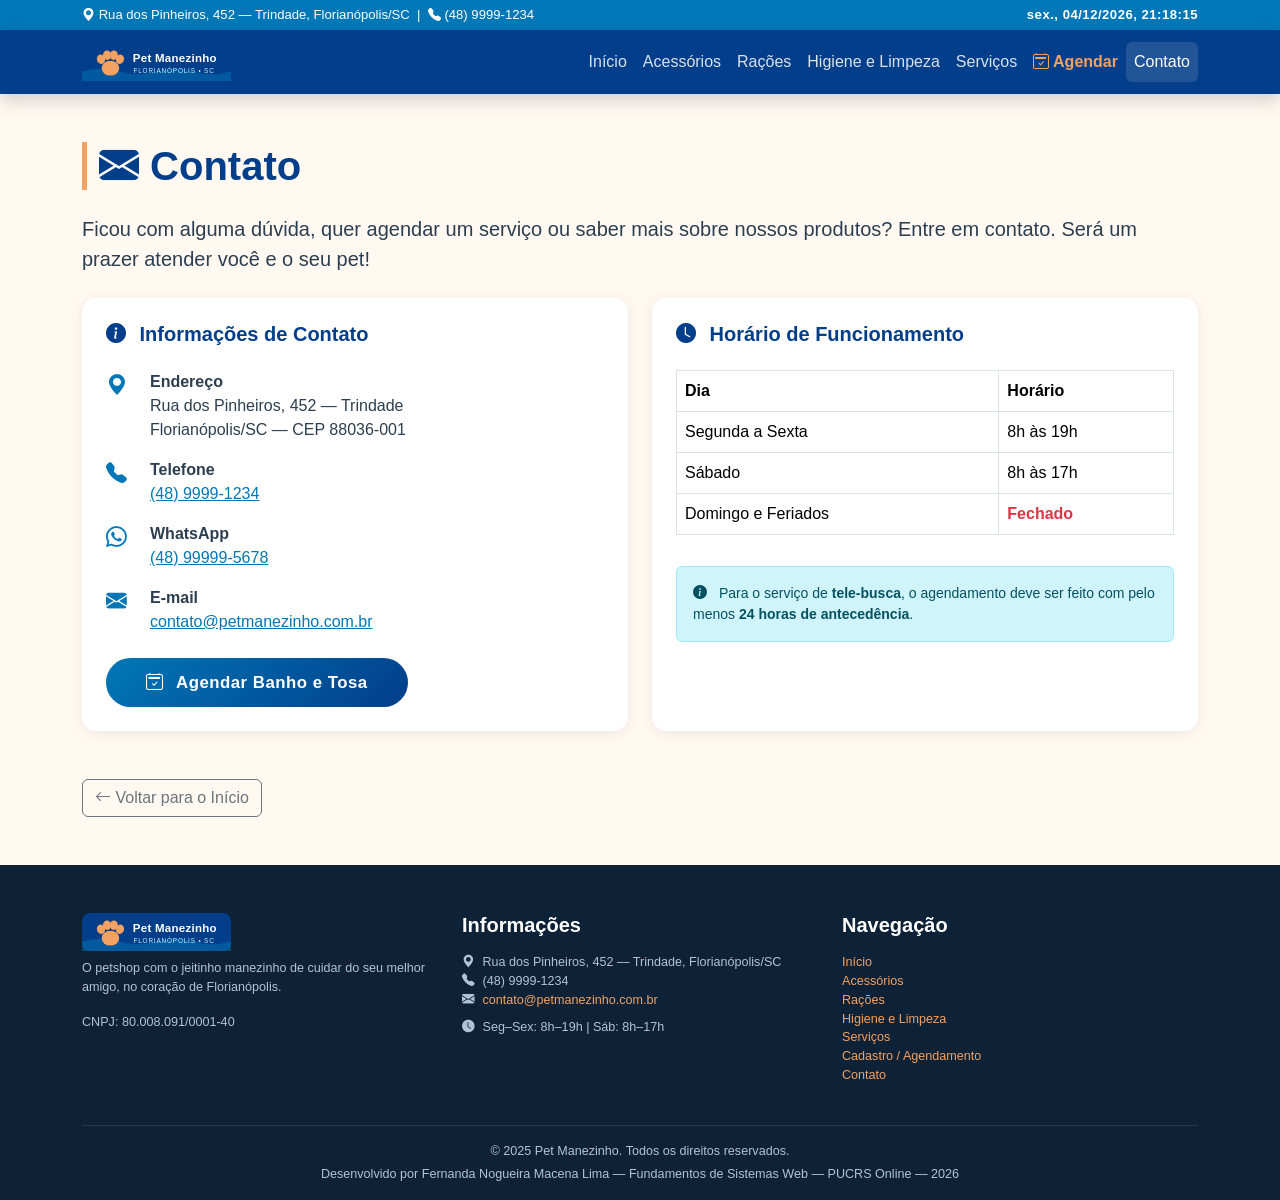
<file: contato.html>
<!DOCTYPE html>
<html lang="pt-BR">
<head>
  <meta charset="UTF-8" />
  <meta name="viewport" content="width=device-width, initial-scale=1.0" />
  <title>Pet Manezinho — Contato</title>
  <link href="https://cdn.jsdelivr.net/npm/bootstrap@5.3.3/dist/css/bootstrap.min.css" rel="stylesheet" />
  <link href="https://cdn.jsdelivr.net/npm/bootstrap-icons@1.11.3/font/bootstrap-icons.css" rel="stylesheet" />
  <link rel="stylesheet" href="style.css" />
</head>
<body>

<a href="#main-content" class="visually-hidden-focusable btn btn-sm btn-warning position-absolute top-0 start-0 m-1 z-3">
  Pular para o conteúdo principal
</a>

<!-- Barra de informações -->
<div class="header-info" role="banner">
  <div class="container d-flex justify-content-between align-items-center flex-wrap gap-1">
    <span>
      <i class="bi bi-geo-alt-fill" aria-hidden="true"></i>
      Rua dos Pinheiros, 452 — Trindade, Florianópolis/SC &nbsp;|&nbsp;
      <i class="bi bi-telephone-fill" aria-hidden="true"></i>
      (48) 9999-1234
    </span>
    <span id="live-clock" aria-live="polite" aria-label="Horário atual"></span>
  </div>
</div>

<!-- Navbar -->
<nav class="navbar navbar-expand-lg navbar-petmanezinho shadow" aria-label="Navegação principal">
  <div class="container">
    <a class="navbar-brand" href="index.html" aria-label="Pet Manezinho — página inicial"><img src="logo.svg" alt="Logo Pet Manezinho — pet shop em Florianópolis" height="38" style="height:38px;width:auto;"></a>
    <button class="navbar-toggler" type="button" data-bs-toggle="collapse"
            data-bs-target="#navbarMain" aria-controls="navbarMain"
            aria-expanded="false" aria-label="Abrir menu de navegação">
      <span class="navbar-toggler-icon"></span>
    </button>
    <div class="collapse navbar-collapse" id="navbarMain">
      <ul class="navbar-nav ms-auto mb-2 mb-lg-0" role="menubar">
        <li class="nav-item" role="none"><a class="nav-link" href="index.html" role="menuitem">Início</a></li>
        <li class="nav-item" role="none"><a class="nav-link" href="acessorios.html" role="menuitem">Acessórios</a></li>
        <li class="nav-item" role="none"><a class="nav-link" href="racoes.html" role="menuitem">Rações</a></li>
        <li class="nav-item" role="none"><a class="nav-link" href="higiene.html" role="menuitem">Higiene e Limpeza</a></li>
        <li class="nav-item" role="none"><a class="nav-link" href="servicos.html" role="menuitem">Serviços</a></li>
        <li class="nav-item" role="none">
          <a class="nav-link fw-bold" href="cadastro.html" role="menuitem"
             style="color: #F4A261 !important;">
            <i class="bi bi-calendar2-check" aria-hidden="true"></i> Agendar
          </a>
        </li>
        <li class="nav-item" role="none"><a class="nav-link active" aria-current="page" href="contato.html" role="menuitem">Contato</a></li>
      </ul>
    </div>
  </div>
</nav>

<main id="main-content">

  <div class="container my-5">

    <h1 class="section-title">
      <i class="bi bi-envelope-fill" aria-hidden="true"></i> Contato
    </h1>
    <p class="lead mb-4">
      Ficou com alguma dúvida, quer agendar um serviço ou saber mais sobre nossos produtos?
      Entre em contato. Será um prazer atender você e o seu pet!
    </p>

    <div class="row g-4">

      <!-- Informações de contato -->
      <div class="col-lg-6">
        <div class="contact-card h-100">
          <h2 class="h5 fw-bold mb-4" style="color:var(--pm-primary-dark);">
            <i class="bi bi-info-circle-fill me-2" aria-hidden="true"></i>
            Informações de Contato
          </h2>

          <address>
            <ul class="list-unstyled">
              <li class="d-flex align-items-start gap-3 mb-3">
                <i class="bi bi-geo-alt-fill contact-icon" aria-hidden="true"></i>
                <div>
                  <strong>Endereço</strong><br/>
                  Rua dos Pinheiros, 452 — Trindade<br/>
                  Florianópolis/SC — CEP 88036-001
                </div>
              </li>
              <li class="d-flex align-items-start gap-3 mb-3">
                <i class="bi bi-telephone-fill contact-icon" aria-hidden="true"></i>
                <div>
                  <strong>Telefone</strong><br/>
                  <a href="tel:+554899991234">(48) 9999-1234</a>
                </div>
              </li>
              <li class="d-flex align-items-start gap-3 mb-3">
                <i class="bi bi-whatsapp contact-icon" aria-hidden="true"></i>
                <div>
                  <strong>WhatsApp</strong><br/>
                  <a href="https://wa.me/5548999995678" target="_blank" rel="noopener noreferrer"
                     aria-label="Enviar mensagem no WhatsApp para o Pet Manezinho (abre em nova janela)">
                    (48) 99999-5678
                  </a>
                </div>
              </li>
              <li class="d-flex align-items-start gap-3 mb-3">
                <i class="bi bi-envelope-fill contact-icon" aria-hidden="true"></i>
                <div>
                  <strong>E-mail</strong><br/>
                  <a href="mailto:contato@petmanezinho.com.br">contato@petmanezinho.com.br</a>
                </div>
              </li>
            </ul>
          </address>

          <div class="mt-4">
            <a href="cadastro.html" class="btn btn-agendar">
              <i class="bi bi-calendar2-check me-2" aria-hidden="true"></i>
              Agendar Banho e Tosa
            </a>
          </div>
        </div>
      </div>

      <!-- Horário de funcionamento -->
      <div class="col-lg-6">
        <div class="contact-card h-100">
          <h2 class="h5 fw-bold mb-4" style="color:var(--pm-primary-dark);">
            <i class="bi bi-clock-fill me-2" aria-hidden="true"></i>
            Horário de Funcionamento
          </h2>

          <div class="table-responsive">
            <table class="table table-pm table-bordered" aria-label="Horário de funcionamento do Pet Manezinho">
              <caption class="visually-hidden">Dias e horários de funcionamento da loja</caption>
              <thead>
                <tr>
                  <th scope="col">Dia</th>
                  <th scope="col">Horário</th>
                </tr>
              </thead>
              <tbody>
                <tr>
                  <td>Segunda a Sexta</td>
                  <td>8h às 19h</td>
                </tr>
                <tr>
                  <td>Sábado</td>
                  <td>8h às 17h</td>
                </tr>
                <tr>
                  <td>Domingo e Feriados</td>
                  <td><span class="text-danger fw-bold">Fechado</span></td>
                </tr>
              </tbody>
            </table>
          </div>

          <div class="alert alert-info mt-3 small" role="note">
            <i class="bi bi-info-circle-fill me-2" aria-hidden="true"></i>
            Para o serviço de <strong>tele-busca</strong>, o agendamento deve ser feito com
            pelo menos <strong>24 horas de antecedência</strong>.
          </div>
        </div>
      </div>

    </div>

    <div class="mt-5">
      <a href="index.html" class="btn btn-outline-secondary">
        <i class="bi bi-arrow-left" aria-hidden="true"></i> Voltar para o Início
      </a>
    </div>

  </div>
</main>

<!-- Rodapé -->
<footer class="site-footer pt-5 pb-3 mt-4" role="contentinfo">
  <div class="container">
    <div class="row g-4 mb-4">
      <div class="col-md-4">
        <p class="footer-logo mb-2"><img src="logo.svg" alt="Logo Pet Manezinho — pet shop em Florianópolis" height="38" style="height:38px;width:auto;"></p>
        <p class="small">O petshop com o jeitinho manezinho de cuidar do seu melhor amigo, no coração de Florianópolis.</p>
        <p class="small">CNPJ: 80.008.091/0001-40</p>
      </div>
      <div class="col-md-4">
        <h5>Informações</h5>
        <ul class="list-unstyled small">
          <li><i class="bi bi-geo-alt-fill me-1" aria-hidden="true"></i> Rua dos Pinheiros, 452 — Trindade, Florianópolis/SC</li>
          <li><i class="bi bi-telephone-fill me-1" aria-hidden="true"></i> (48) 9999-1234</li>
          <li><i class="bi bi-envelope-fill me-1" aria-hidden="true"></i>
            <a href="mailto:contato@petmanezinho.com.br">contato@petmanezinho.com.br</a>
          </li>
          <li class="mt-2"><i class="bi bi-clock-fill me-1" aria-hidden="true"></i> Seg–Sex: 8h–19h | Sáb: 8h–17h</li>
        </ul>
      </div>
      <div class="col-md-4">
        <h5>Navegação</h5>
        <nav aria-label="Links do rodapé">
          <ul class="list-unstyled small">
            <li><a href="index.html">Início</a></li>
            <li><a href="acessorios.html">Acessórios</a></li>
            <li><a href="racoes.html">Rações</a></li>
            <li><a href="higiene.html">Higiene e Limpeza</a></li>
            <li><a href="servicos.html">Serviços</a></li>
            <li><a href="cadastro.html">Cadastro / Agendamento</a></li>
            <li><a href="contato.html">Contato</a></li>
          </ul>
        </nav>
      </div>
    </div>
    <div class="border-top pt-3 text-center small">
      <p class="mb-1">&copy; 2025 Pet Manezinho. Todos os direitos reservados.</p>
      <p class="mb-0">Desenvolvido por Fernanda Nogueira Macena Lima — Fundamentos de Sistemas Web — PUCRS Online — 2026</p>
    </div>
  </div>
</footer>

<script src="https://cdn.jsdelivr.net/npm/bootstrap@5.3.3/dist/js/bootstrap.bundle.min.js"></script>
<script src="script.js"></script>
</body>
</html>
</file>
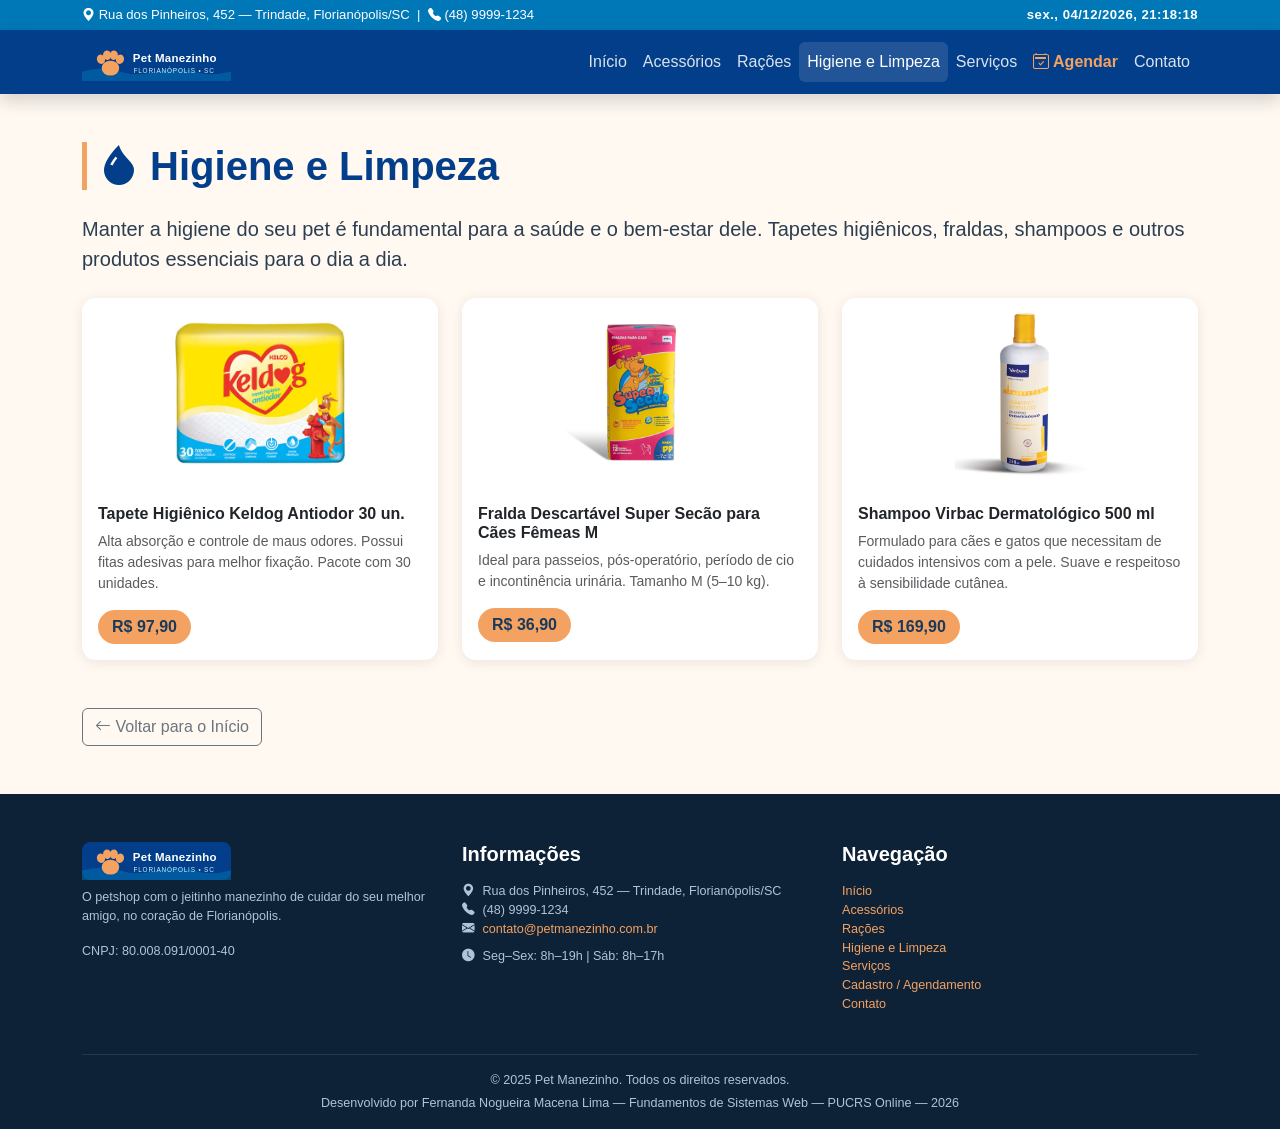
<file: higiene.html>
<!DOCTYPE html>
<html lang="pt-BR">
<head>
  <meta charset="UTF-8" />
  <meta name="viewport" content="width=device-width, initial-scale=1.0" />
  <title>Pet Manezinho — Higiene e Limpeza</title>
  <link href="https://cdn.jsdelivr.net/npm/bootstrap@5.3.3/dist/css/bootstrap.min.css" rel="stylesheet" />
  <link href="https://cdn.jsdelivr.net/npm/bootstrap-icons@1.11.3/font/bootstrap-icons.css" rel="stylesheet" />
  <link rel="stylesheet" href="style.css" />
</head>
<body>

<a href="#main-content" class="visually-hidden-focusable btn btn-sm btn-warning position-absolute top-0 start-0 m-1 z-3">
  Pular para o conteúdo principal
</a>

<!-- Barra de informações -->
<div class="header-info" role="banner">
  <div class="container d-flex justify-content-between align-items-center flex-wrap gap-1">
    <span>
      <i class="bi bi-geo-alt-fill" aria-hidden="true"></i>
      Rua dos Pinheiros, 452 — Trindade, Florianópolis/SC &nbsp;|&nbsp;
      <i class="bi bi-telephone-fill" aria-hidden="true"></i>
      (48) 9999-1234
    </span>
    <span id="live-clock" aria-live="polite" aria-label="Horário atual"></span>
  </div>
</div>

<!-- Navbar -->
<nav class="navbar navbar-expand-lg navbar-petmanezinho shadow" aria-label="Navegação principal">
  <div class="container">
    <a class="navbar-brand" href="index.html" aria-label="Pet Manezinho — página inicial"><img src="logo.svg" alt="Logo Pet Manezinho — pet shop em Florianópolis" height="38" style="height:38px;width:auto;"></a>
    <button class="navbar-toggler" type="button" data-bs-toggle="collapse"
            data-bs-target="#navbarMain" aria-controls="navbarMain"
            aria-expanded="false" aria-label="Abrir menu de navegação">
      <span class="navbar-toggler-icon"></span>
    </button>
    <div class="collapse navbar-collapse" id="navbarMain">
      <ul class="navbar-nav ms-auto mb-2 mb-lg-0" role="menubar">
        <li class="nav-item" role="none"><a class="nav-link" href="index.html" role="menuitem">Início</a></li>
        <li class="nav-item" role="none"><a class="nav-link" href="acessorios.html" role="menuitem">Acessórios</a></li>
        <li class="nav-item" role="none"><a class="nav-link" href="racoes.html" role="menuitem">Rações</a></li>
        <li class="nav-item" role="none"><a class="nav-link active" aria-current="page" href="higiene.html" role="menuitem">Higiene e Limpeza</a></li>
        <li class="nav-item" role="none"><a class="nav-link" href="servicos.html" role="menuitem">Serviços</a></li>
        <li class="nav-item" role="none">
          <a class="nav-link fw-bold" href="cadastro.html" role="menuitem"
             style="color: #F4A261 !important;">
            <i class="bi bi-calendar2-check" aria-hidden="true"></i> Agendar
          </a>
        </li>
        <li class="nav-item" role="none"><a class="nav-link" href="contato.html" role="menuitem">Contato</a></li>
      </ul>
    </div>
  </div>
</nav>

<main id="main-content">

  <div class="container my-5">

    <h1 class="section-title">
      <i class="bi bi-droplet-fill" aria-hidden="true"></i> Higiene e Limpeza
    </h1>
    <p class="lead mb-4">
      Manter a higiene do seu pet é fundamental para a saúde e o bem-estar dele.
      Tapetes higiênicos, fraldas, shampoos e outros produtos essenciais para o dia a dia.
    </p>

    <div class="row g-4" role="list" aria-label="Lista de produtos — Higiene e Limpeza">

      <div class="col-sm-6 col-lg-4" role="listitem">
        <article class="card card-produto">
          <img src="tapete-kelldog.jpg"
               class="card-img-top"
               alt="Pacote de Tapete Higiênico Keldog Antiodor com 30 unidades para cães — Pet Manezinho" />
          <div class="card-body">
            <h2 class="card-title h6 fw-bold">Tapete Higiênico Keldog Antiodor 30 un.</h2>
            <p class="card-text text-muted small">
              Alta absorção e controle de maus odores. Possui fitas adesivas para melhor fixação.
              Pacote com 30 unidades.
            </p>
            <div class="mt-3">
              <span class="badge-preco" aria-label="Preço: R$ 97,90">R$ 97,90</span>
            </div>
          </div>
        </article>
      </div>

      <div class="col-sm-6 col-lg-4" role="listitem">
        <article class="card card-produto">
          <img src="fralda-caes.jpg"
               class="card-img-top"
               alt="Fralda Descartável Super Secão para cães fêmeas tamanho M — Pet Manezinho" />
          <div class="card-body">
            <h2 class="card-title h6 fw-bold">Fralda Descartável Super Secão para Cães Fêmeas M</h2>
            <p class="card-text text-muted small">
              Ideal para passeios, pós-operatório, período de cio e incontinência urinária.
              Tamanho M (5–10 kg).
            </p>
            <div class="mt-3">
              <span class="badge-preco" aria-label="Preço: R$ 36,90">R$ 36,90</span>
            </div>
          </div>
        </article>
      </div>

      <div class="col-sm-6 col-lg-4" role="listitem">
        <article class="card card-produto">
          <img src="shampoo-caes.jpg"
               class="card-img-top"
               alt="Shampoo Virbac Dermatológico 500 ml para cães e gatos com pele sensível — Pet Manezinho" />
          <div class="card-body">
            <h2 class="card-title h6 fw-bold">Shampoo Virbac Dermatológico 500 ml</h2>
            <p class="card-text text-muted small">
              Formulado para cães e gatos que necessitam de cuidados intensivos com a pele.
              Suave e respeitoso à sensibilidade cutânea.
            </p>
            <div class="mt-3">
              <span class="badge-preco" aria-label="Preço: R$ 169,90">R$ 169,90</span>
            </div>
          </div>
        </article>
      </div>

    </div>

    <div class="mt-5">
      <a href="index.html" class="btn btn-outline-secondary">
        <i class="bi bi-arrow-left" aria-hidden="true"></i> Voltar para o Início
      </a>
    </div>

  </div>
</main>

<!-- Rodapé -->
<footer class="site-footer pt-5 pb-3 mt-4" role="contentinfo">
  <div class="container">
    <div class="row g-4 mb-4">
      <div class="col-md-4">
        <p class="footer-logo mb-2"><img src="logo.svg" alt="Logo Pet Manezinho — pet shop em Florianópolis" height="38" style="height:38px;width:auto;"></p>
        <p class="small">O petshop com o jeitinho manezinho de cuidar do seu melhor amigo, no coração de Florianópolis.</p>
        <p class="small">CNPJ: 80.008.091/0001-40</p>
      </div>
      <div class="col-md-4">
        <h5>Informações</h5>
        <ul class="list-unstyled small">
          <li><i class="bi bi-geo-alt-fill me-1" aria-hidden="true"></i> Rua dos Pinheiros, 452 — Trindade, Florianópolis/SC</li>
          <li><i class="bi bi-telephone-fill me-1" aria-hidden="true"></i> (48) 9999-1234</li>
          <li><i class="bi bi-envelope-fill me-1" aria-hidden="true"></i>
            <a href="mailto:contato@petmanezinho.com.br">contato@petmanezinho.com.br</a>
          </li>
          <li class="mt-2"><i class="bi bi-clock-fill me-1" aria-hidden="true"></i> Seg–Sex: 8h–19h | Sáb: 8h–17h</li>
        </ul>
      </div>
      <div class="col-md-4">
        <h5>Navegação</h5>
        <nav aria-label="Links do rodapé">
          <ul class="list-unstyled small">
            <li><a href="index.html">Início</a></li>
            <li><a href="acessorios.html">Acessórios</a></li>
            <li><a href="racoes.html">Rações</a></li>
            <li><a href="higiene.html">Higiene e Limpeza</a></li>
            <li><a href="servicos.html">Serviços</a></li>
            <li><a href="cadastro.html">Cadastro / Agendamento</a></li>
            <li><a href="contato.html">Contato</a></li>
          </ul>
        </nav>
      </div>
    </div>
    <div class="border-top pt-3 text-center small">
      <p class="mb-1">&copy; 2025 Pet Manezinho. Todos os direitos reservados.</p>
      <p class="mb-0">Desenvolvido por Fernanda Nogueira Macena Lima — Fundamentos de Sistemas Web — PUCRS Online — 2026</p>
    </div>
  </div>
</footer>

<script src="https://cdn.jsdelivr.net/npm/bootstrap@5.3.3/dist/js/bootstrap.bundle.min.js"></script>
<script src="script.js"></script>
</body>
</html>
</file>
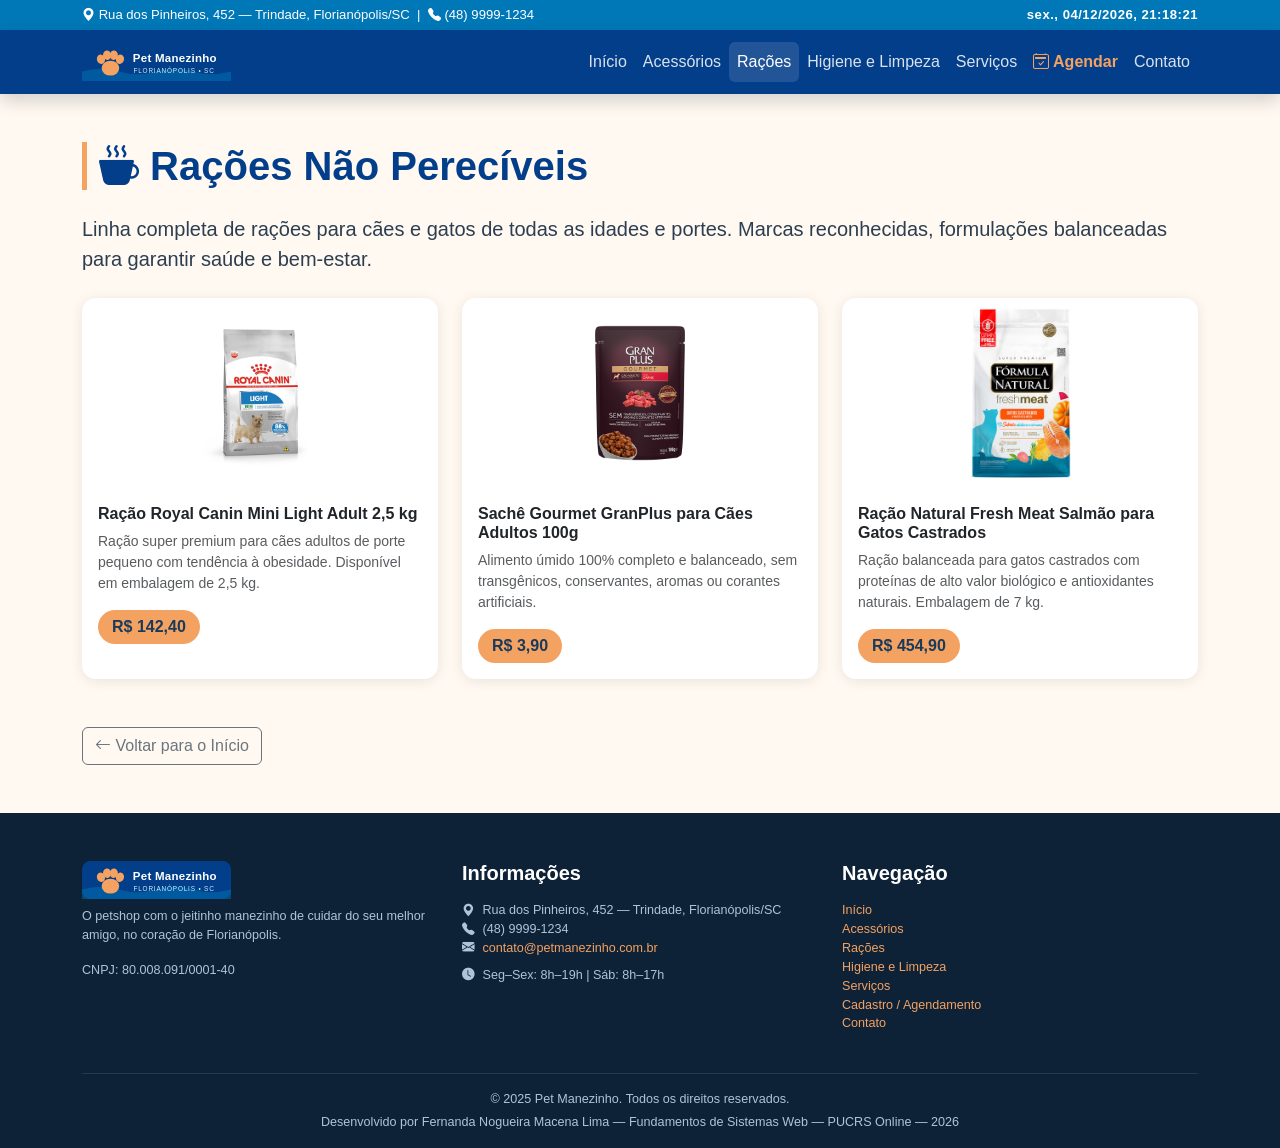
<file: racoes.html>
<!DOCTYPE html>
<html lang="pt-BR">
<head>
  <meta charset="UTF-8" />
  <meta name="viewport" content="width=device-width, initial-scale=1.0" />
  <title>Pet Manezinho — Rações</title>
  <link href="https://cdn.jsdelivr.net/npm/bootstrap@5.3.3/dist/css/bootstrap.min.css" rel="stylesheet" />
  <link href="https://cdn.jsdelivr.net/npm/bootstrap-icons@1.11.3/font/bootstrap-icons.css" rel="stylesheet" />
  <link rel="stylesheet" href="style.css" />
</head>
<body>

<a href="#main-content" class="visually-hidden-focusable btn btn-sm btn-warning position-absolute top-0 start-0 m-1 z-3">
  Pular para o conteúdo principal
</a>

<!-- Barra de informações -->
<div class="header-info" role="banner">
  <div class="container d-flex justify-content-between align-items-center flex-wrap gap-1">
    <span>
      <i class="bi bi-geo-alt-fill" aria-hidden="true"></i>
      Rua dos Pinheiros, 452 — Trindade, Florianópolis/SC &nbsp;|&nbsp;
      <i class="bi bi-telephone-fill" aria-hidden="true"></i>
      (48) 9999-1234
    </span>
    <span id="live-clock" aria-live="polite" aria-label="Horário atual"></span>
  </div>
</div>

<!-- Navbar -->
<nav class="navbar navbar-expand-lg navbar-petmanezinho shadow" aria-label="Navegação principal">
  <div class="container">
    <a class="navbar-brand" href="index.html" aria-label="Pet Manezinho — página inicial"><img src="logo.svg" alt="Logo Pet Manezinho — pet shop em Florianópolis" height="38" style="height:38px;width:auto;"></a>
    <button class="navbar-toggler" type="button" data-bs-toggle="collapse"
            data-bs-target="#navbarMain" aria-controls="navbarMain"
            aria-expanded="false" aria-label="Abrir menu de navegação">
      <span class="navbar-toggler-icon"></span>
    </button>
    <div class="collapse navbar-collapse" id="navbarMain">
      <ul class="navbar-nav ms-auto mb-2 mb-lg-0" role="menubar">
        <li class="nav-item" role="none"><a class="nav-link" href="index.html" role="menuitem">Início</a></li>
        <li class="nav-item" role="none"><a class="nav-link" href="acessorios.html" role="menuitem">Acessórios</a></li>
        <li class="nav-item" role="none"><a class="nav-link active" aria-current="page" href="racoes.html" role="menuitem">Rações</a></li>
        <li class="nav-item" role="none"><a class="nav-link" href="higiene.html" role="menuitem">Higiene e Limpeza</a></li>
        <li class="nav-item" role="none"><a class="nav-link" href="servicos.html" role="menuitem">Serviços</a></li>
        <li class="nav-item" role="none">
          <a class="nav-link fw-bold" href="cadastro.html" role="menuitem"
             style="color: #F4A261 !important;">
            <i class="bi bi-calendar2-check" aria-hidden="true"></i> Agendar
          </a>
        </li>
        <li class="nav-item" role="none"><a class="nav-link" href="contato.html" role="menuitem">Contato</a></li>
      </ul>
    </div>
  </div>
</nav>

<main id="main-content">

  <div class="container my-5">

    <h1 class="section-title">
      <i class="bi bi-cup-hot-fill" aria-hidden="true"></i> Rações Não Perecíveis
    </h1>
    <p class="lead mb-4">
      Linha completa de rações para cães e gatos de todas as idades e portes.
      Marcas reconhecidas, formulações balanceadas para garantir saúde e bem-estar.
    </p>

    <div class="row g-4" role="list" aria-label="Lista de produtos — Rações">

      <div class="col-sm-6 col-lg-4" role="listitem">
        <article class="card card-produto">
          <img src="royal-canin-light.jpg"
               class="card-img-top"
               alt="Embalagem da Ração Royal Canin Mini Light Adult 2,5 kg para cães adultos de porte pequeno — Pet Manezinho" />
          <div class="card-body">
            <h2 class="card-title h6 fw-bold">Ração Royal Canin Mini Light Adult 2,5 kg</h2>
            <p class="card-text text-muted small">
              Ração super premium para cães adultos de porte pequeno com tendência à obesidade.
              Disponível em embalagem de 2,5 kg.
            </p>
            <div class="mt-3">
              <span class="badge-preco" aria-label="Preço: R$ 142,40">R$ 142,40</span>
            </div>
          </div>
        </article>
      </div>

      <div class="col-sm-6 col-lg-4" role="listitem">
        <article class="card card-produto">
          <img src="sache-cachorro.jpg"
               class="card-img-top"
               alt="Sachê Gourmet GranPlus para cães adultos 100g — alimento úmido completo — Pet Manezinho" />
          <div class="card-body">
            <h2 class="card-title h6 fw-bold">Sachê Gourmet GranPlus para Cães Adultos 100g</h2>
            <p class="card-text text-muted small">
              Alimento úmido 100% completo e balanceado, sem transgênicos, conservantes,
              aromas ou corantes artificiais.
            </p>
            <div class="mt-3">
              <span class="badge-preco" aria-label="Preço: R$ 3,90">R$ 3,90</span>
            </div>
          </div>
        </article>
      </div>

      <div class="col-sm-6 col-lg-4" role="listitem">
        <article class="card card-produto">
          <img src="racao-gato.jpg"
               class="card-img-top"
               alt="Ração Natural Fresh Meat Salmão para Gatos Castrados 7 kg — Pet Manezinho" />
          <div class="card-body">
            <h2 class="card-title h6 fw-bold">Ração Natural Fresh Meat Salmão para Gatos Castrados</h2>
            <p class="card-text text-muted small">
              Ração balanceada para gatos castrados com proteínas de alto valor biológico e
              antioxidantes naturais. Embalagem de 7 kg.
            </p>
            <div class="mt-3">
              <span class="badge-preco" aria-label="Preço: R$ 454,90">R$ 454,90</span>
            </div>
          </div>
        </article>
      </div>

    </div>

    <div class="mt-5">
      <a href="index.html" class="btn btn-outline-secondary">
        <i class="bi bi-arrow-left" aria-hidden="true"></i> Voltar para o Início
      </a>
    </div>

  </div>
</main>

<!-- Rodapé -->
<footer class="site-footer pt-5 pb-3 mt-4" role="contentinfo">
  <div class="container">
    <div class="row g-4 mb-4">
      <div class="col-md-4">
        <p class="footer-logo mb-2"><img src="logo.svg" alt="Logo Pet Manezinho — pet shop em Florianópolis" height="38" style="height:38px;width:auto;"></p>
        <p class="small">O petshop com o jeitinho manezinho de cuidar do seu melhor amigo, no coração de Florianópolis.</p>
        <p class="small">CNPJ: 80.008.091/0001-40</p>
      </div>
      <div class="col-md-4">
        <h5>Informações</h5>
        <ul class="list-unstyled small">
          <li><i class="bi bi-geo-alt-fill me-1" aria-hidden="true"></i> Rua dos Pinheiros, 452 — Trindade, Florianópolis/SC</li>
          <li><i class="bi bi-telephone-fill me-1" aria-hidden="true"></i> (48) 9999-1234</li>
          <li><i class="bi bi-envelope-fill me-1" aria-hidden="true"></i>
            <a href="mailto:contato@petmanezinho.com.br">contato@petmanezinho.com.br</a>
          </li>
          <li class="mt-2"><i class="bi bi-clock-fill me-1" aria-hidden="true"></i> Seg–Sex: 8h–19h | Sáb: 8h–17h</li>
        </ul>
      </div>
      <div class="col-md-4">
        <h5>Navegação</h5>
        <nav aria-label="Links do rodapé">
          <ul class="list-unstyled small">
            <li><a href="index.html">Início</a></li>
            <li><a href="acessorios.html">Acessórios</a></li>
            <li><a href="racoes.html">Rações</a></li>
            <li><a href="higiene.html">Higiene e Limpeza</a></li>
            <li><a href="servicos.html">Serviços</a></li>
            <li><a href="cadastro.html">Cadastro / Agendamento</a></li>
            <li><a href="contato.html">Contato</a></li>
          </ul>
        </nav>
      </div>
    </div>
    <div class="border-top pt-3 text-center small">
      <p class="mb-1">&copy; 2025 Pet Manezinho. Todos os direitos reservados.</p>
      <p class="mb-0">Desenvolvido por Fernanda Nogueira Macena Lima — Fundamentos de Sistemas Web — PUCRS Online — 2026</p>
    </div>
  </div>
</footer>

<script src="https://cdn.jsdelivr.net/npm/bootstrap@5.3.3/dist/js/bootstrap.bundle.min.js"></script>
<script src="script.js"></script>
</body>
</html>
</file>
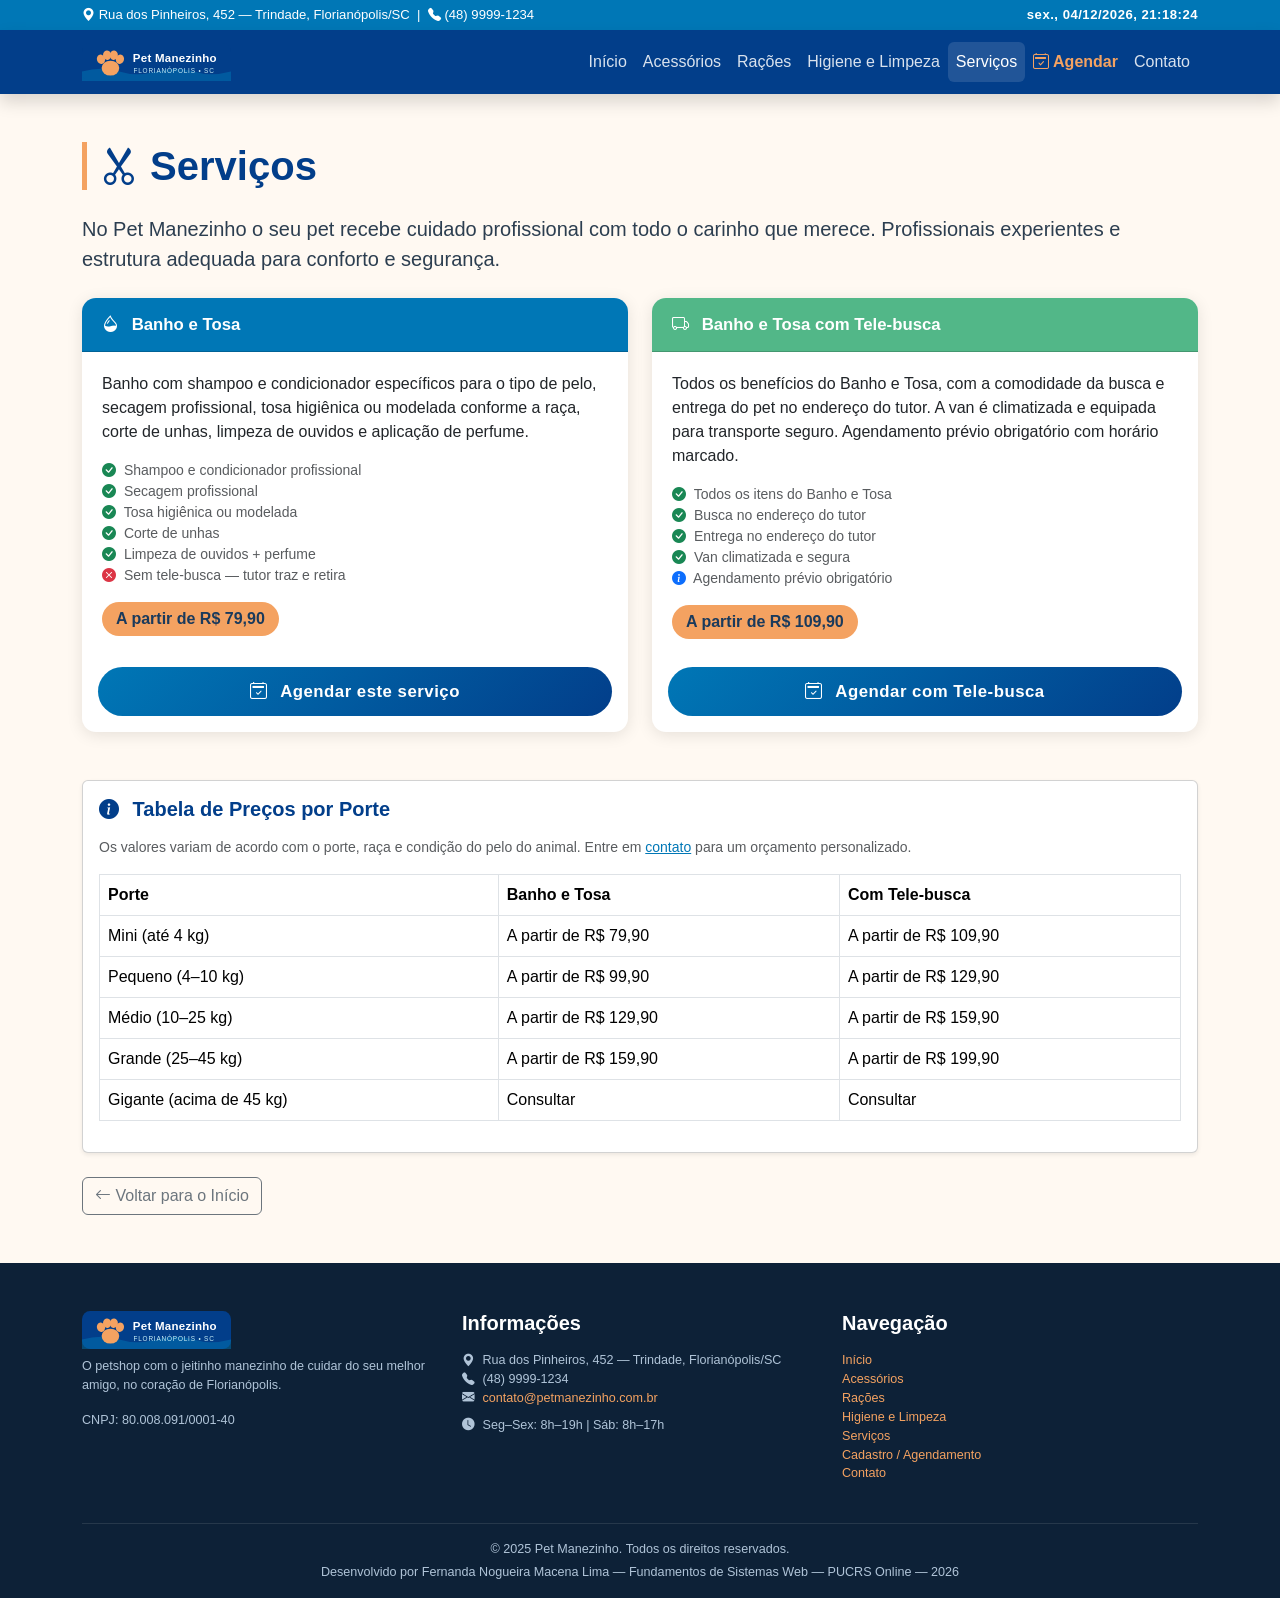
<file: servicos.html>
<!DOCTYPE html>
<html lang="pt-BR">
<head>
  <meta charset="UTF-8" />
  <meta name="viewport" content="width=device-width, initial-scale=1.0" />
  <title>Pet Manezinho — Serviços</title>
  <link href="https://cdn.jsdelivr.net/npm/bootstrap@5.3.3/dist/css/bootstrap.min.css" rel="stylesheet" />
  <link href="https://cdn.jsdelivr.net/npm/bootstrap-icons@1.11.3/font/bootstrap-icons.css" rel="stylesheet" />
  <link rel="stylesheet" href="style.css" />
</head>
<body>

<a href="#main-content" class="visually-hidden-focusable btn btn-sm btn-warning position-absolute top-0 start-0 m-1 z-3">
  Pular para o conteúdo principal
</a>

<!-- Barra de informações -->
<div class="header-info" role="banner">
  <div class="container d-flex justify-content-between align-items-center flex-wrap gap-1">
    <span>
      <i class="bi bi-geo-alt-fill" aria-hidden="true"></i>
      Rua dos Pinheiros, 452 — Trindade, Florianópolis/SC &nbsp;|&nbsp;
      <i class="bi bi-telephone-fill" aria-hidden="true"></i>
      (48) 9999-1234
    </span>
    <span id="live-clock" aria-live="polite" aria-label="Horário atual"></span>
  </div>
</div>

<!-- Navbar -->
<nav class="navbar navbar-expand-lg navbar-petmanezinho shadow" aria-label="Navegação principal">
  <div class="container">
    <a class="navbar-brand" href="index.html" aria-label="Pet Manezinho — página inicial"><img src="logo.svg" alt="Logo Pet Manezinho — pet shop em Florianópolis" height="38" style="height:38px;width:auto;"></a>
    <button class="navbar-toggler" type="button" data-bs-toggle="collapse"
            data-bs-target="#navbarMain" aria-controls="navbarMain"
            aria-expanded="false" aria-label="Abrir menu de navegação">
      <span class="navbar-toggler-icon"></span>
    </button>
    <div class="collapse navbar-collapse" id="navbarMain">
      <ul class="navbar-nav ms-auto mb-2 mb-lg-0" role="menubar">
        <li class="nav-item" role="none"><a class="nav-link" href="index.html" role="menuitem">Início</a></li>
        <li class="nav-item" role="none"><a class="nav-link" href="acessorios.html" role="menuitem">Acessórios</a></li>
        <li class="nav-item" role="none"><a class="nav-link" href="racoes.html" role="menuitem">Rações</a></li>
        <li class="nav-item" role="none"><a class="nav-link" href="higiene.html" role="menuitem">Higiene e Limpeza</a></li>
        <li class="nav-item" role="none"><a class="nav-link active" aria-current="page" href="servicos.html" role="menuitem">Serviços</a></li>
        <li class="nav-item" role="none">
          <a class="nav-link fw-bold" href="cadastro.html" role="menuitem"
             style="color: #F4A261 !important;">
            <i class="bi bi-calendar2-check" aria-hidden="true"></i> Agendar
          </a>
        </li>
        <li class="nav-item" role="none"><a class="nav-link" href="contato.html" role="menuitem">Contato</a></li>
      </ul>
    </div>
  </div>
</nav>

<main id="main-content">

  <div class="container my-5">

    <h1 class="section-title">
      <i class="bi bi-scissors" aria-hidden="true"></i> Serviços
    </h1>
    <p class="lead mb-4">
      No Pet Manezinho o seu pet recebe cuidado profissional com todo o carinho que merece.
      Profissionais experientes e estrutura adequada para conforto e segurança.
    </p>

    <!-- Cards de serviços -->
    <div class="row g-4 mb-5" role="list" aria-label="Lista de serviços disponíveis">

      <div class="col-md-6" role="listitem">
        <article class="card servico-card h-100">
          <div class="card-header">
            <i class="bi bi-droplet-half me-2" aria-hidden="true"></i>
            Banho e Tosa
          </div>
          <div class="card-body">
            <p>
              Banho com shampoo e condicionador específicos para o tipo de pelo, secagem profissional,
              tosa higiênica ou modelada conforme a raça, corte de unhas, limpeza de ouvidos e
              aplicação de perfume.
            </p>
            <ul class="list-unstyled small text-muted">
              <li><i class="bi bi-check-circle-fill text-success me-1" aria-hidden="true"></i> Shampoo e condicionador profissional</li>
              <li><i class="bi bi-check-circle-fill text-success me-1" aria-hidden="true"></i> Secagem profissional</li>
              <li><i class="bi bi-check-circle-fill text-success me-1" aria-hidden="true"></i> Tosa higiênica ou modelada</li>
              <li><i class="bi bi-check-circle-fill text-success me-1" aria-hidden="true"></i> Corte de unhas</li>
              <li><i class="bi bi-check-circle-fill text-success me-1" aria-hidden="true"></i> Limpeza de ouvidos + perfume</li>
              <li><i class="bi bi-x-circle-fill text-danger me-1" aria-hidden="true"></i> Sem tele-busca — tutor traz e retira</li>
            </ul>
            <div class="mt-3">
              <span class="badge-preco" aria-label="Preço a partir de R$ 79,90">A partir de R$ 79,90</span>
            </div>
          </div>
          <div class="card-footer bg-transparent border-0 pb-3">
            <a href="cadastro.html" class="btn btn-agendar w-100"
               aria-label="Agendar Banho e Tosa no Pet Manezinho">
              <i class="bi bi-calendar2-check me-2" aria-hidden="true"></i> Agendar este serviço
            </a>
          </div>
        </article>
      </div>

      <div class="col-md-6" role="listitem">
        <article class="card servico-card h-100">
          <div class="card-header telebusca">
            <i class="bi bi-truck me-2" aria-hidden="true"></i>
            Banho e Tosa com Tele-busca
          </div>
          <div class="card-body">
            <p>
              Todos os benefícios do Banho e Tosa, com a comodidade da busca e entrega do pet
              no endereço do tutor. A van é climatizada e equipada para transporte seguro.
              Agendamento prévio obrigatório com horário marcado.
            </p>
            <ul class="list-unstyled small text-muted">
              <li><i class="bi bi-check-circle-fill text-success me-1" aria-hidden="true"></i> Todos os itens do Banho e Tosa</li>
              <li><i class="bi bi-check-circle-fill text-success me-1" aria-hidden="true"></i> Busca no endereço do tutor</li>
              <li><i class="bi bi-check-circle-fill text-success me-1" aria-hidden="true"></i> Entrega no endereço do tutor</li>
              <li><i class="bi bi-check-circle-fill text-success me-1" aria-hidden="true"></i> Van climatizada e segura</li>
              <li><i class="bi bi-info-circle-fill text-primary me-1" aria-hidden="true"></i> Agendamento prévio obrigatório</li>
            </ul>
            <div class="mt-3">
              <span class="badge-preco" aria-label="Preço a partir de R$ 109,90">A partir de R$ 109,90</span>
            </div>
          </div>
          <div class="card-footer bg-transparent border-0 pb-3">
            <a href="cadastro.html" class="btn btn-agendar w-100"
               aria-label="Agendar Banho e Tosa com Tele-busca no Pet Manezinho">
              <i class="bi bi-calendar2-check me-2" aria-hidden="true"></i> Agendar com Tele-busca
            </a>
          </div>
        </article>
      </div>

    </div>

    <!-- Observação e tabela de preços por porte -->
    <div class="card mb-4 shadow-sm">
      <div class="card-body">
        <h2 class="h5 fw-bold mb-3" style="color:var(--pm-primary-dark);">
          <i class="bi bi-info-circle-fill me-2" aria-hidden="true"></i>
          Tabela de Preços por Porte
        </h2>
        <p class="text-muted small mb-3">
          Os valores variam de acordo com o porte, raça e condição do pelo do animal.
          Entre em <a href="contato.html">contato</a> para um orçamento personalizado.
        </p>

        <div class="table-responsive">
          <table class="table table-pm table-bordered table-hover" aria-label="Tabela de preços por porte do pet">
            <caption class="visually-hidden">Preços dos serviços de banho e tosa por porte do animal</caption>
            <thead>
              <tr>
                <th scope="col">Porte</th>
                <th scope="col">Banho e Tosa</th>
                <th scope="col">Com Tele-busca</th>
              </tr>
            </thead>
            <tbody>
              <tr>
                <td>Mini (até 4 kg)</td>
                <td>A partir de R$ 79,90</td>
                <td>A partir de R$ 109,90</td>
              </tr>
              <tr>
                <td>Pequeno (4–10 kg)</td>
                <td>A partir de R$ 99,90</td>
                <td>A partir de R$ 129,90</td>
              </tr>
              <tr>
                <td>Médio (10–25 kg)</td>
                <td>A partir de R$ 129,90</td>
                <td>A partir de R$ 159,90</td>
              </tr>
              <tr>
                <td>Grande (25–45 kg)</td>
                <td>A partir de R$ 159,90</td>
                <td>A partir de R$ 199,90</td>
              </tr>
              <tr>
                <td>Gigante (acima de 45 kg)</td>
                <td>Consultar</td>
                <td>Consultar</td>
              </tr>
            </tbody>
          </table>
        </div>
      </div>
    </div>

    <div class="mt-4">
      <a href="index.html" class="btn btn-outline-secondary">
        <i class="bi bi-arrow-left" aria-hidden="true"></i> Voltar para o Início
      </a>
    </div>

  </div>
</main>

<!-- Rodapé -->
<footer class="site-footer pt-5 pb-3 mt-4" role="contentinfo">
  <div class="container">
    <div class="row g-4 mb-4">
      <div class="col-md-4">
        <p class="footer-logo mb-2"><img src="logo.svg" alt="Logo Pet Manezinho — pet shop em Florianópolis" height="38" style="height:38px;width:auto;"></p>
        <p class="small">O petshop com o jeitinho manezinho de cuidar do seu melhor amigo, no coração de Florianópolis.</p>
        <p class="small">CNPJ: 80.008.091/0001-40</p>
      </div>
      <div class="col-md-4">
        <h5>Informações</h5>
        <ul class="list-unstyled small">
          <li><i class="bi bi-geo-alt-fill me-1" aria-hidden="true"></i> Rua dos Pinheiros, 452 — Trindade, Florianópolis/SC</li>
          <li><i class="bi bi-telephone-fill me-1" aria-hidden="true"></i> (48) 9999-1234</li>
          <li><i class="bi bi-envelope-fill me-1" aria-hidden="true"></i>
            <a href="mailto:contato@petmanezinho.com.br">contato@petmanezinho.com.br</a>
          </li>
          <li class="mt-2"><i class="bi bi-clock-fill me-1" aria-hidden="true"></i> Seg–Sex: 8h–19h | Sáb: 8h–17h</li>
        </ul>
      </div>
      <div class="col-md-4">
        <h5>Navegação</h5>
        <nav aria-label="Links do rodapé">
          <ul class="list-unstyled small">
            <li><a href="index.html">Início</a></li>
            <li><a href="acessorios.html">Acessórios</a></li>
            <li><a href="racoes.html">Rações</a></li>
            <li><a href="higiene.html">Higiene e Limpeza</a></li>
            <li><a href="servicos.html">Serviços</a></li>
            <li><a href="cadastro.html">Cadastro / Agendamento</a></li>
            <li><a href="contato.html">Contato</a></li>
          </ul>
        </nav>
      </div>
    </div>
    <div class="border-top pt-3 text-center small">
      <p class="mb-1">&copy; 2025 Pet Manezinho. Todos os direitos reservados.</p>
      <p class="mb-0">Desenvolvido por Fernanda Nogueira Macena Lima — Fundamentos de Sistemas Web — PUCRS Online — 2026</p>
    </div>
  </div>
</footer>

<script src="https://cdn.jsdelivr.net/npm/bootstrap@5.3.3/dist/js/bootstrap.bundle.min.js"></script>
<script src="script.js"></script>
</body>
</html>
</file>
<file: style.css>
:root {
  --pm-primary:       #0077B6;   /* azul oceano */
  --pm-primary-dark:  #023E8A;   /* azul profundo */
  --pm-secondary:     #F4A261;   /* areia/coral — calor de Floripa */
  --pm-accent:        #52B788;   /* verde natureza */
  --pm-light:         #CAF0F8;   /* azul claro */
  --pm-cream:         #FFF9F2;   /* fundo creme suave */
  --pm-dark:          #0D2137;   /* rodapé escuro */
  --pm-text:          #2C3E50;
}

/* Base */
body {
  background-color: var(--pm-cream);
  font-family: 'Segoe UI', Tahoma, Geneva, Verdana, sans-serif;
  color: var(--pm-text);
}

a {
  color: var(--pm-primary);
}

a:hover {
  color: var(--pm-primary-dark);
}

/*  Barra de informações (topo) */
.header-info {
  background-color: var(--pm-primary);
  color: #fff;
  font-size: 0.82rem;
  padding: 5px 0;
}

.header-info a {
  color: var(--pm-light);
  text-decoration: none;
}

.header-info a:hover {
  color: #fff;
}

#live-clock {
  font-weight: 600;
  letter-spacing: 0.5px;
}

/*  Navbar */
.navbar-petmanezinho {
  background-color: var(--pm-primary-dark);
}

.navbar-petmanezinho .navbar-brand {
  color: #fff !important;
  font-size: 1.35rem;
  font-weight: 700;
  letter-spacing: 0.5px;
}

.navbar-petmanezinho .nav-link {
  color: rgba(255,255,255,0.85) !important;
  font-weight: 500;
  padding: 0.5rem 0.85rem;
  border-radius: 6px;
  transition: background 0.2s, color 0.2s;
}

.navbar-petmanezinho .nav-link:hover,
.navbar-petmanezinho .nav-link.active {
  color: #fff !important;
  background-color: rgba(255,255,255,0.12);
}

.navbar-petmanezinho .navbar-toggler {
  border-color: rgba(255,255,255,0.4);
}

.navbar-petmanezinho .navbar-toggler-icon {
  background-image: url("data:image/svg+xml,%3csvg xmlns='http://www.w3.org/2000/svg' viewBox='0 0 30 30'%3e%3cpath stroke='rgba(255,255,255,0.85)' stroke-linecap='round' stroke-miterlimit='10' stroke-width='2' d='M4 7h22M4 15h22M4 23h22'/%3e%3c/svg%3e");
}

/* Carrossel */
.carousel {
  overflow: hidden;
}

.carousel-inner {
  overflow: hidden;
}

.carousel-item {
  overflow: hidden;
}

.carousel-slide {
  height: 420px;
  background-size: cover;
  background-position: center;
  background-repeat: no-repeat;
}

.carousel-caption {
  bottom: 2.5rem;
}

.carousel-caption-box {
  background: rgba(2, 62, 138, 0.72);
  border-radius: 10px;
  padding: 14px 24px;
  display: inline-block;
  max-width: 520px;
}

.carousel-caption-box h2 {
  font-size: 1.6rem;
  font-weight: 700;
  margin-bottom: 0.25rem;
}

.carousel-caption-box p {
  font-size: 0.95rem;
  margin-bottom: 0.6rem;
}

.carousel-indicators [data-bs-target] {
  background-color: var(--pm-secondary);
}

/* Títulos de seção */
.section-title {
  color: var(--pm-primary-dark);
  font-weight: 700;
  border-left: 5px solid var(--pm-secondary);
  padding-left: 12px;
  margin-bottom: 1.5rem;
}

/* Cards de produtos */
.card-produto {
  border: none;
  border-radius: 14px;
  box-shadow: 0 2px 14px rgba(0,0,0,0.09);
  transition: transform 0.22s ease, box-shadow 0.22s ease;
  background: #fff;
  height: 100%;
}

.card-produto:hover {
  transform: translateY(-5px);
  box-shadow: 0 8px 24px rgba(0,0,0,0.14);
}

.card-produto .card-img-top {
  border-radius: 14px 14px 0 0;
  object-fit: contain;
  object-position: center;
  height: 190px;
  width: 100%;
  background-color: transparent;
  padding: 10px;
  mix-blend-mode: multiply;
}

.badge-preco {
  background-color: var(--pm-secondary);
  color: #1A3A5C;
  font-weight: 700;
  font-size: 1rem;
  border-radius: 20px;
  padding: 5px 14px;
  display: inline-block;
}

/* Cards de funcionalidades (homepage) */
.feature-card {
  background: #fff;
  border-radius: 14px;
  padding: 28px 20px;
  text-align: center;
  box-shadow: 0 2px 10px rgba(0,0,0,0.07);
  height: 100%;
  border-top: 4px solid var(--pm-primary);
}

.feature-icon {
  font-size: 2.4rem;
  color: var(--pm-primary);
  margin-bottom: 0.75rem;
  display: block;
}

.feature-card h5 {
  font-weight: 700;
  color: var(--pm-primary-dark);
  margin-bottom: 0.5rem;
}

/* Cards de serviços */
.servico-card {
  border: none;
  border-radius: 14px;
  overflow: hidden;
  box-shadow: 0 3px 16px rgba(0,0,0,0.1);
  height: 100%;
}

.servico-card .card-header {
  background-color: var(--pm-primary);
  color: #fff;
  font-weight: 700;
  font-size: 1.05rem;
  padding: 14px 20px;
}

.servico-card .card-header.telebusca {
  background-color: var(--pm-accent);
}

.servico-card .card-body {
  padding: 20px;
}

/* Formulários */
.form-section-header {
  background: linear-gradient(135deg, var(--pm-primary), var(--pm-primary-dark));
  color: #fff;
  border-radius: 10px;
  padding: 10px 18px;
  font-weight: 600;
  font-size: 1.05rem;
  margin-bottom: 1.25rem;
  display: flex;
  align-items: center;
  gap: 8px;
}

.form-control:focus,
.form-select:focus,
.form-check-input:focus {
  border-color: var(--pm-primary);
  box-shadow: 0 0 0 0.2rem rgba(0, 119, 182, 0.22);
}

label.form-label {
  font-weight: 600;
  color: var(--pm-text);
  font-size: 0.9rem;
}

.btn-agendar {
  background: linear-gradient(135deg, var(--pm-primary), var(--pm-primary-dark));
  border: none;
  color: #fff;
  font-weight: 700;
  font-size: 1.05rem;
  border-radius: 30px;
  padding: 12px 40px;
  letter-spacing: 0.5px;
  transition: opacity 0.2s, transform 0.2s;
}

.btn-agendar:hover {
  opacity: 0.9;
  transform: translateY(-2px);
  color: #fff;
}

/*  Tabelas */
.table-pm thead {
  background-color: var(--pm-primary);
  color: #fff;
}

.table-pm tbody tr:hover td,
.table-pm tbody tr:hover th {
  background-color: #EAF4FB;
}

/* Bloco de contato */
.contact-icon {
  color: var(--pm-primary);
  font-size: 1.3rem;
  width: 28px;
  flex-shrink: 0;
}

.contact-card {
  background: #fff;
  border-radius: 14px;
  padding: 24px;
  box-shadow: 0 2px 14px rgba(0,0,0,0.08);
}

/* Saudação dinâmica */
#saudacao {
  font-size: 1.1rem;
  font-weight: 600;
  color: var(--pm-secondary);
}

/* Hero banner (index */
.hero-banner {
  background: linear-gradient(135deg, var(--pm-primary-dark) 0%, var(--pm-primary) 60%, var(--pm-accent) 100%);
  color: #fff;
  padding: 48px 0 40px;
  margin-bottom: 2rem;
}

/*  Rodapé */
footer.site-footer {
  background-color: var(--pm-dark);
  color: #b0c4d8;
  font-size: 0.9rem;
}

footer.site-footer h5 {
  color: #fff;
  font-weight: 700;
  margin-bottom: 1rem;
}

footer.site-footer a {
  color: var(--pm-secondary);
  text-decoration: none;
}

footer.site-footer a:hover {
  color: #fff;
}

footer.site-footer .border-top {
  border-color: rgba(255,255,255,0.1) !important;
}

footer.site-footer .footer-logo {
  font-size: 1.25rem;
  font-weight: 700;
  color: #fff;
}

/* Responsividade  */
@media (max-width: 768px) {
  .carousel-slide {
    height: 200px;
  }

  .carousel-caption-box h2 {
    font-size: 1.1rem;
  }

  .header-info .d-flex {
    flex-direction: column;
    gap: 2px;
  }
}
</file>
